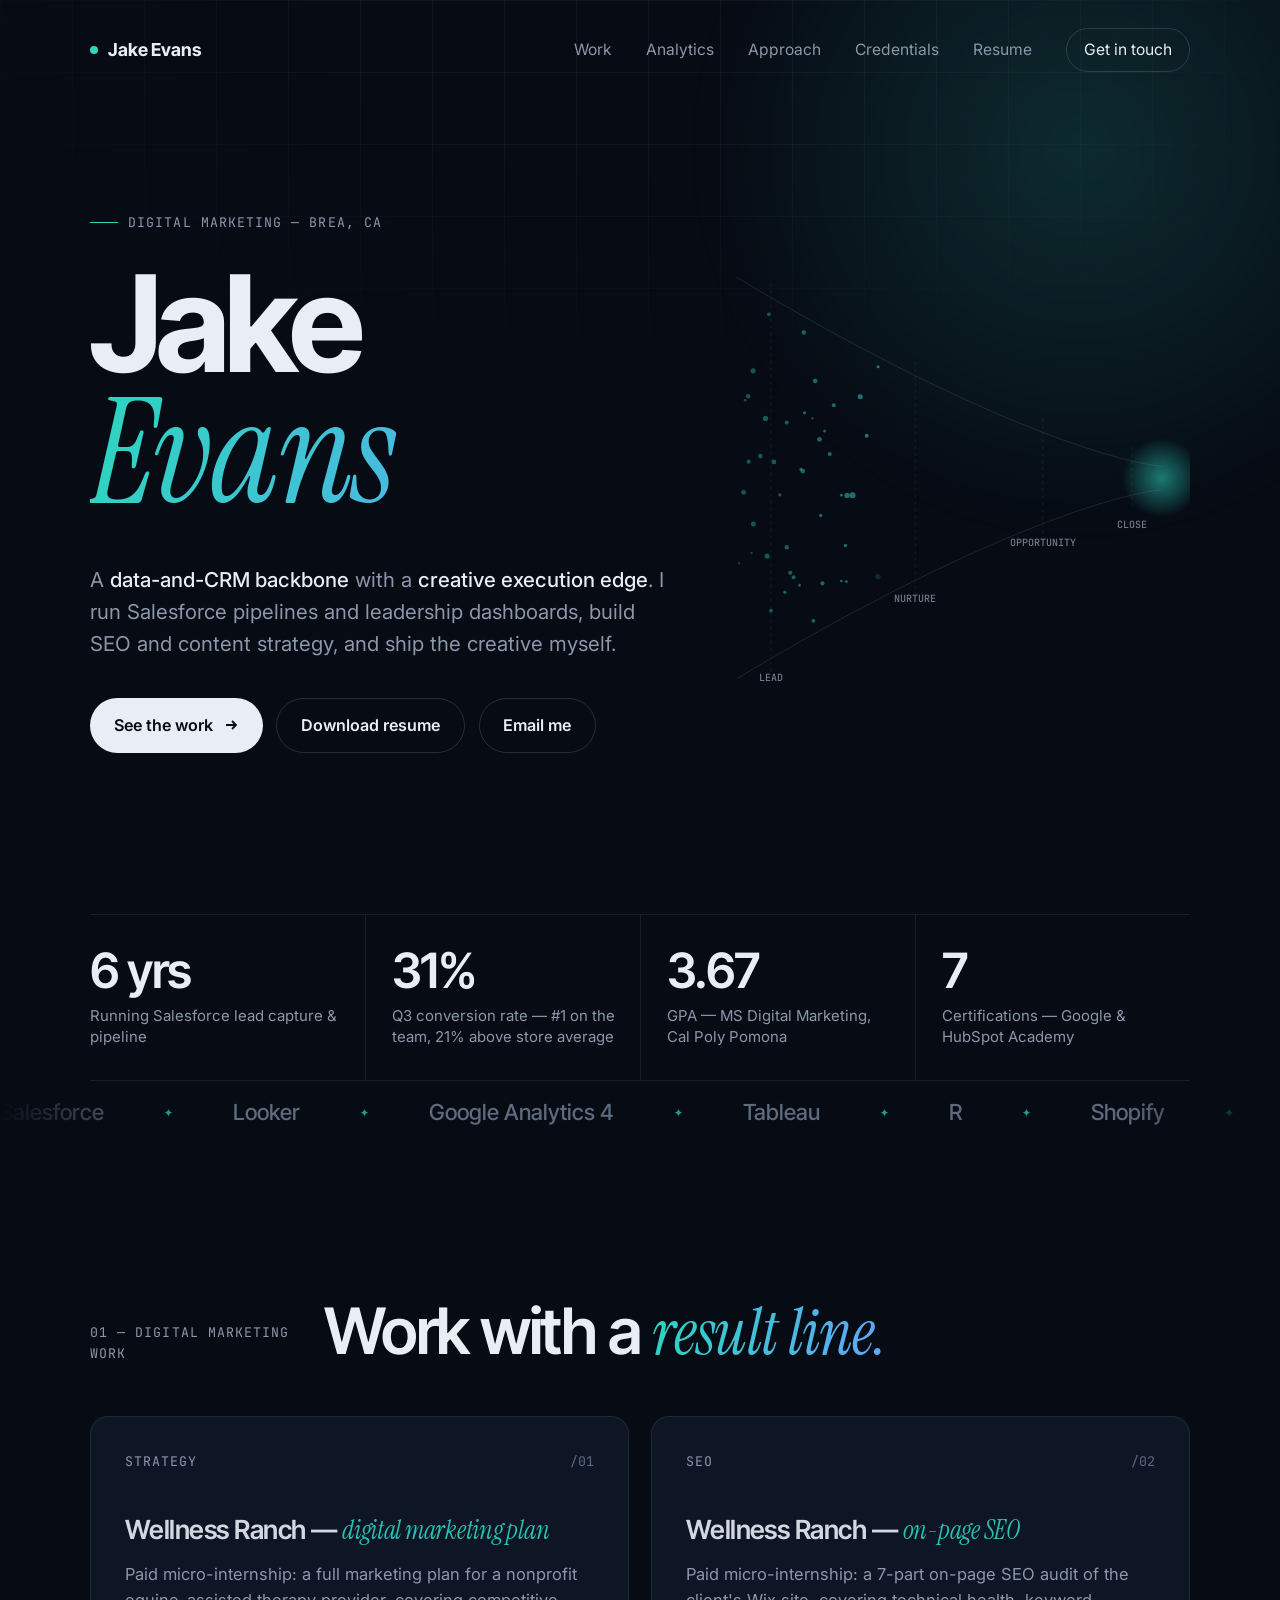
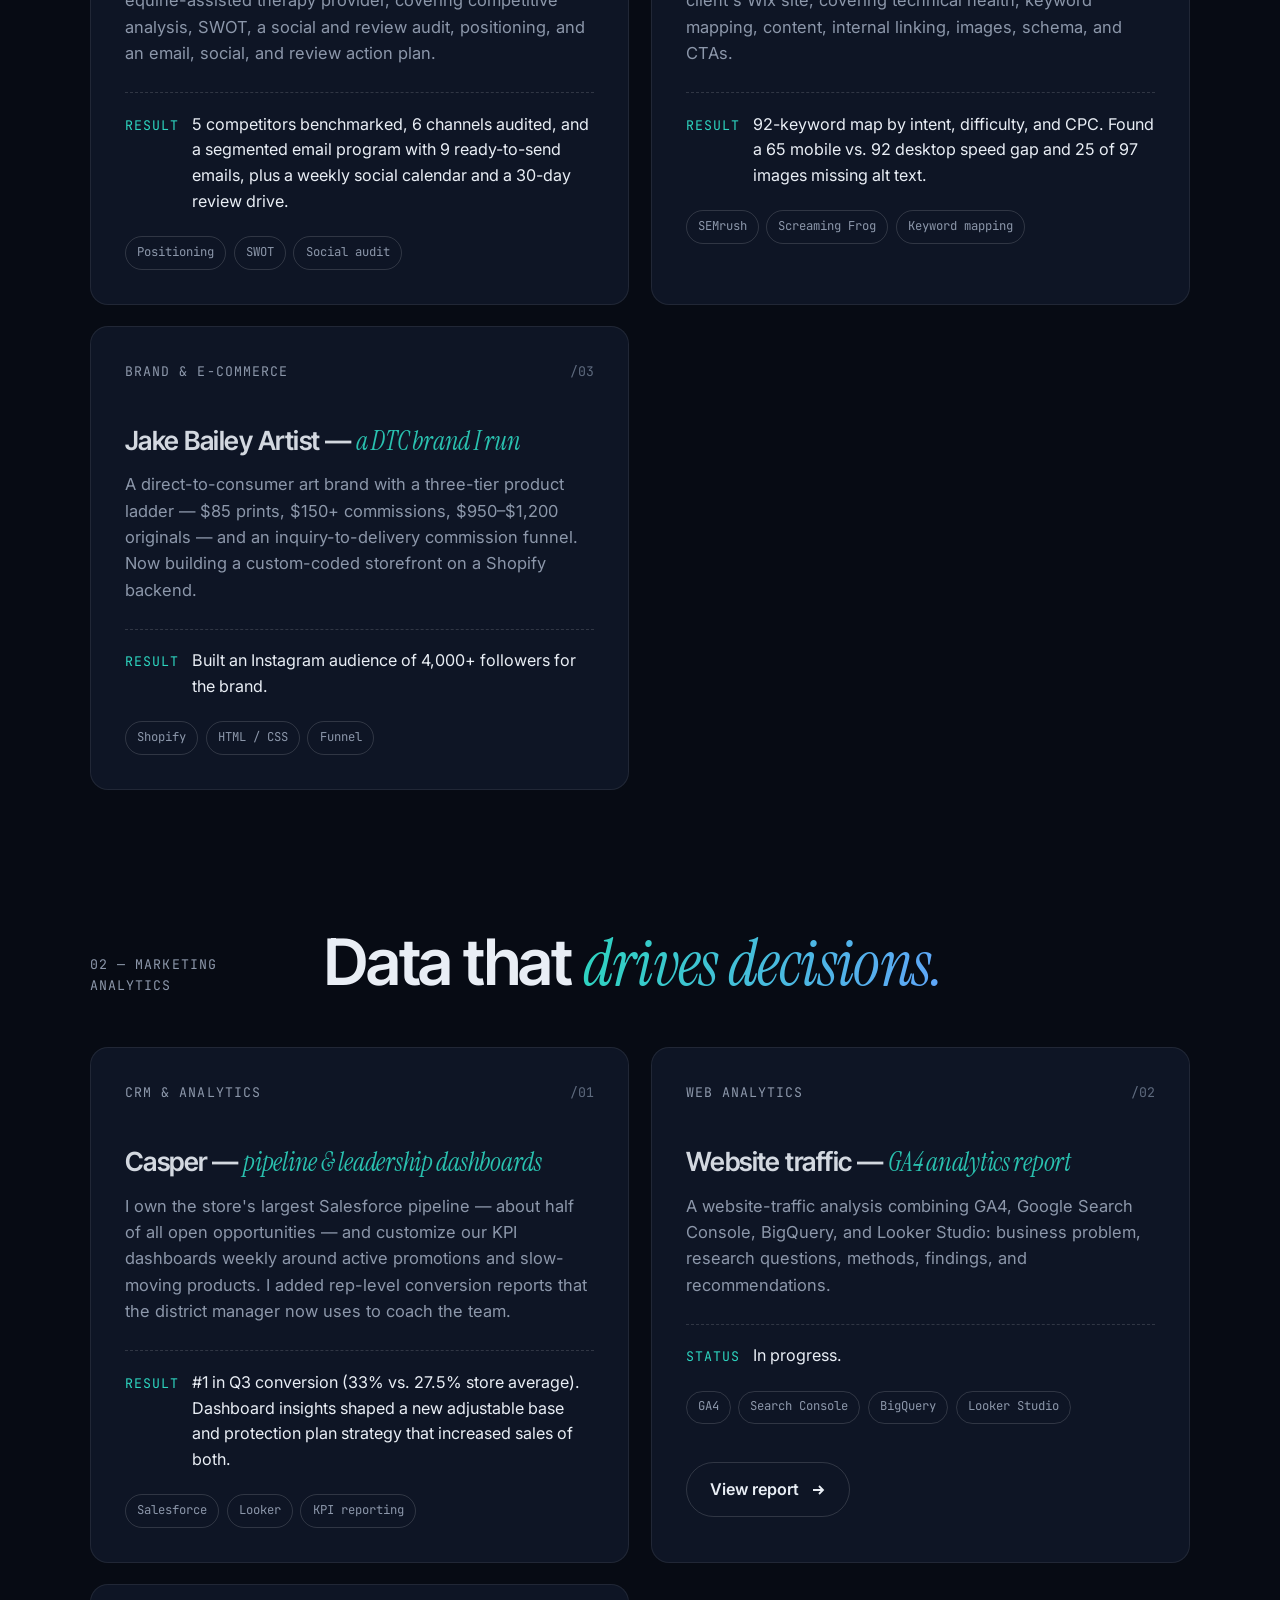
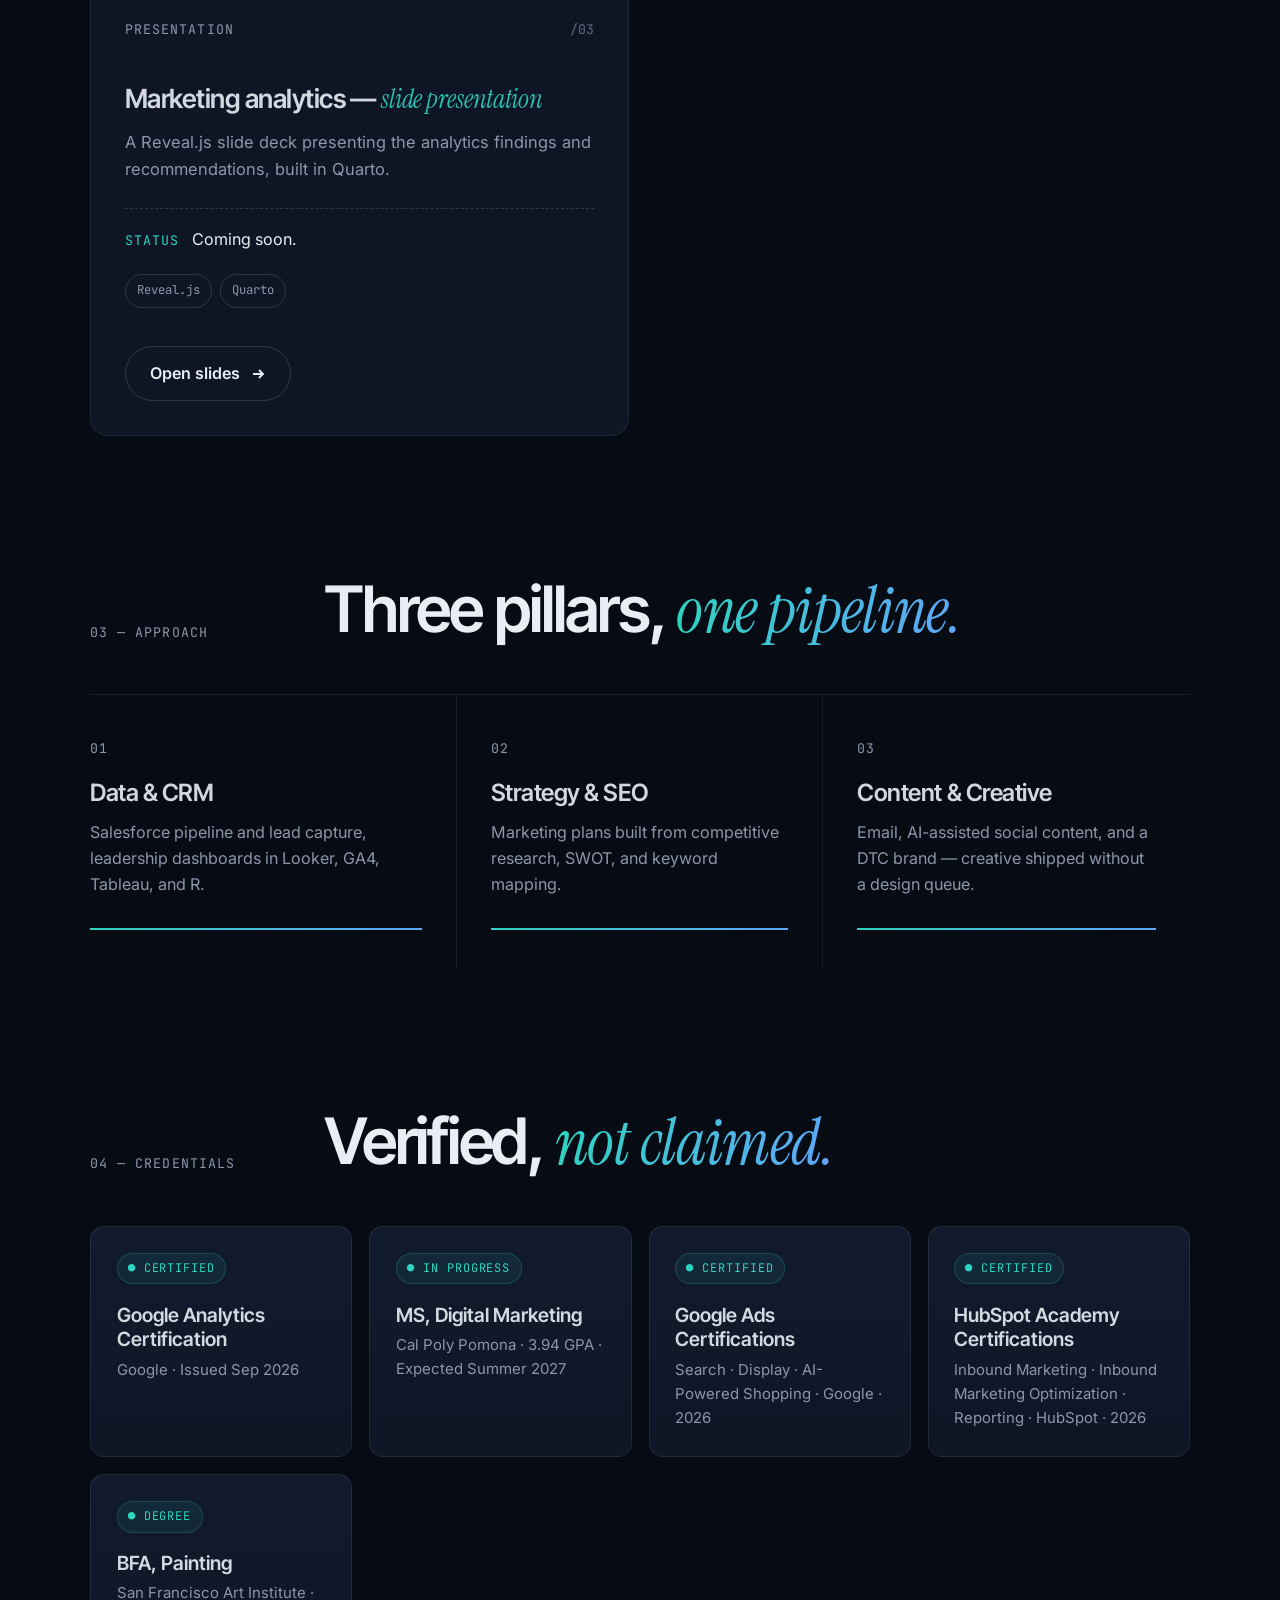
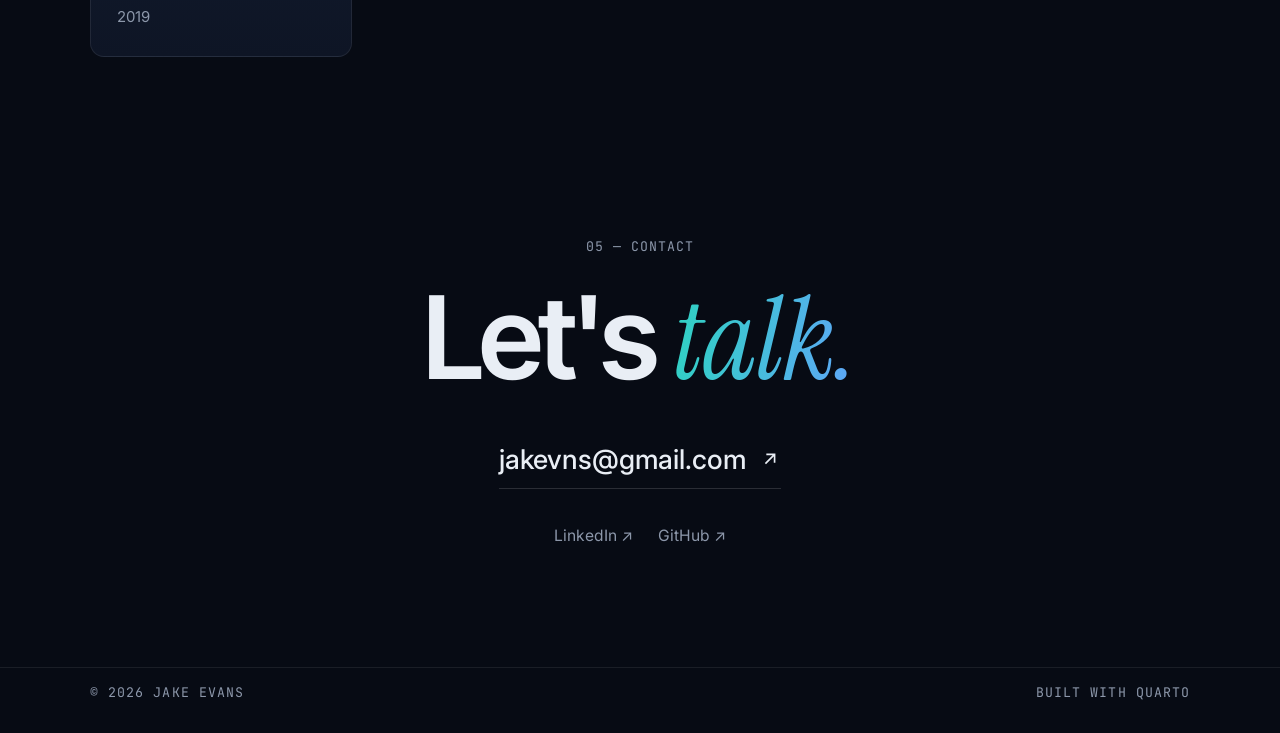
<file: docs/index.html>
<!DOCTYPE html>
<html xmlns="http://www.w3.org/1999/xhtml" lang="en" xml:lang="en"><head>

<meta charset="utf-8">
<meta name="generator" content="quarto-1.10.18">

<meta name="viewport" content="width=device-width, initial-scale=1.0, user-scalable=yes">

<meta name="description" content="Jake Evans — digital marketer working in CRM, analytics, SEO, and content strategy.">

<title>Digital Marketing Portfolio – Jake Evans</title>
<style>
/* Default styles provided by pandoc.
** See https://pandoc.org/MANUAL.html#variables-for-html for config info.
*/
span.smallcaps{font-variant: small-caps;}
div.columns{display: flex; gap: 1.5em;}
div.column{flex: auto;}
@media screen {
div.columns{gap: min(4vw, 1.5em);}
div.column{overflow-x: auto;}
}
div.hanging-indent{margin-left: 1.5em; text-indent: -1.5em;}
ul.task-list{list-style: none;}
ul.task-list li input[type="checkbox"] {
  width: 0.8em;
  margin: 0 0.8em 0.2em -1em; /* quarto-specific, see https://github.com/quarto-dev/quarto-cli/issues/4556 */ 
  vertical-align: middle;
}
</style>


<script src="site_libs/quarto-nav/quarto-nav.js"></script>
<script src="site_libs/clipboard/clipboard.min.js"></script>
<script src="site_libs/quarto-html/quarto.js" type="module"></script>
<script src="site_libs/quarto-html/tabsets/tabsets.js" type="module"></script>
<script src="site_libs/quarto-html/popper.min.js"></script>
<script src="site_libs/quarto-html/tippy.umd.min.js"></script>
<link href="site_libs/quarto-html/tippy.css" rel="stylesheet">
<link href="site_libs/quarto-html/quarto-syntax-highlighting-dark-bdb3b3494d1ea22fd317b6529d20d0a8.css" rel="stylesheet" id="quarto-text-highlighting-styles">
<script src="site_libs/bootstrap/bootstrap.min.js"></script>
<link href="site_libs/bootstrap/bootstrap-icons.css" rel="stylesheet">
<link href="site_libs/bootstrap/bootstrap-9c3cb30346b6054fe2fe55939da4d2db.min.css" rel="stylesheet" append-hash="true" id="quarto-bootstrap" data-mode="dark">
<script id="quarto-search-options" type="application/json">{
  "language": {
    "search-no-results-text": "No results",
    "search-matching-documents-text": "matching documents",
    "search-copy-link-title": "Copy link to search",
    "search-hide-matches-text": "Hide additional matches",
    "search-more-match-text": "more match in this document",
    "search-more-matches-text": "more matches in this document",
    "search-clear-button-title": "Clear",
    "search-text-placeholder": "",
    "search-detached-cancel-button-title": "Cancel",
    "search-submit-button-title": "Submit",
    "search-label": "Search"
  }
}</script>
<script async="" src="https://www.googletagmanager.com/gtag/js?id=G-YN67TFXLPY"></script>

<script type="text/javascript">

window.dataLayer = window.dataLayer || [];
function gtag(){dataLayer.push(arguments);}
gtag('js', new Date());
gtag('config', 'G-YN67TFXLPY', { 'anonymize_ip': true});
</script>
<script>document.documentElement.classList.add('js');</script>

<link rel="preconnect" href="https://fonts.googleapis.com">

<link rel="preconnect" href="https://fonts.gstatic.com" crossorigin="">



</head>

<body class="fullcontent quarto-light">

<div id="quarto-search-results"></div>
<!-- content -->
<div id="quarto-content" class="quarto-container page-layout-custom">
<!-- sidebar -->
<!-- margin-sidebar -->
<!-- main -->
<div class="bg-grid" aria-hidden="true"></div>

<div class="bg-glow" aria-hidden="true"></div>

<nav class="site-nav" id="site-nav" aria-label="Primary">

  <div class="wrap">

    <a href="./#top" class="brand"><span class="brand-dot" aria-hidden="true"></span>Jake Evans</a>

    <div class="nav-links">

      <a href="./#work">Work</a>

      <a href="./#analytics">Analytics</a>

      <a href="./#approach">Approach</a>

      <a href="./#credentials">Credentials</a>

      <a href="resume.html">Resume</a>

      <a href="./#contact" class="nav-cta">Get in touch</a>

    </div>

  </div>

</nav>





<header class="hero" id="top">
  <div class="wrap">
    <div class="hero-grid">
      <div>
        <div class="eyebrow mono reveal">Digital Marketing — Brea, CA</div>
        <h1 class="name reveal d1">Jake<span class="serif grad-text">Evans</span></h1>
        <p class="lede reveal d2">A <strong>data-and-CRM backbone</strong> with a <strong>creative execution edge</strong>. I run Salesforce pipelines and leadership dashboards, build SEO and content strategy, and ship the creative myself.</p>
        <div class="btns reveal d3">
          <a class="btn-pill btn-solid" href="#work">See the work
            <svg viewbox="0 0 16 16" fill="none" stroke="currentColor" stroke-width="1.8" aria-hidden="true"><path d="M3 8h10M9 4l4 4-4 4"></path></svg></a>
          <a class="btn-pill btn-outline" href="assets/resumes/JakeEvans-Resume-Master.pdf" download="JakeEvans-Resume-Master.pdf">Download resume</a>
          <a class="btn-pill btn-outline" href="mailto:jakevns@gmail.com">Email me</a>
        </div>
      </div>
      <div class="funnel-wrap reveal d2" aria-hidden="true">
        <canvas id="funnel"></canvas>
      </div>
    </div>
  </div>
</header>

<div class="wrap">
  <div class="stats reveal">
    <div class="stat"><div class="stat-num" data-count="6" data-suffix=" yrs">6 yrs</div><div class="stat-label">Running Salesforce lead capture &amp; pipeline</div></div>
    <div class="stat"><div class="stat-num" data-count="33" data-suffix="%">33%</div><div class="stat-label">Q3 conversion rate — #1 on the team, 21% above store average</div></div>
    <div class="stat"><div class="stat-num" data-count="3.94" data-decimals="2">3.94</div><div class="stat-label">GPA — MS Digital Marketing, Cal Poly Pomona</div></div>
    <div class="stat"><div class="stat-num" data-count="7">0</div><div class="stat-label">Certifications — Google &amp; HubSpot Academy</div></div>
  </div>
</div>

<div class="marquee" aria-label="Tools: Salesforce, Looker, Google Analytics 4, Tableau, R, Shopify, Excel and Sheets, Quarto, HTML and CSS, Adobe Creative Cloud">
  <div class="marquee-track" aria-hidden="true">
    <span class="marquee-item">Salesforce</span><span class="marquee-item">Looker</span><span class="marquee-item">Google Analytics 4</span><span class="marquee-item">Tableau</span><span class="marquee-item">R</span><span class="marquee-item">Shopify</span><span class="marquee-item">Excel &amp; Sheets</span><span class="marquee-item">Quarto</span><span class="marquee-item">HTML / CSS</span><span class="marquee-item">Adobe CC</span>
    <span class="marquee-item">Salesforce</span><span class="marquee-item">Looker</span><span class="marquee-item">Google Analytics 4</span><span class="marquee-item">Google Ads</span><span class="marquee-item">Tableau</span><span class="marquee-item">R</span><span class="marquee-item">Shopify</span><span class="marquee-item">Excel &amp; Sheets</span><span class="marquee-item">Quarto</span><span class="marquee-item">HTML / CSS</span><span class="marquee-item">Adobe CC</span>
  </div>
</div>

<section class="block" id="work">
  <div class="wrap">
    <div class="sec-head">
      <div class="mono reveal">01 — Digital marketing work</div>
      <div><h2 class="reveal d1">Work with a <span class="serif grad-text">result line.</span></h2></div>
    </div>
    <div class="work">
      <article class="work-card reveal">
        <div class="work-card-top"><span class="mono">Strategy</span><span class="work-card-idx">/01</span></div>
        <h3>Wellness Ranch — <span class="serif">digital marketing plan</span></h3>
        <p>Paid micro-internship: a full marketing plan for a nonprofit equine-assisted therapy provider, covering competitive analysis, SWOT, a social and review audit, positioning, and an email, social, and review action plan.</p>
        <div class="result"><span class="mono">Result</span><span>5 competitors benchmarked, 6 channels audited, and a segmented email program with 9 ready-to-send emails, plus a weekly social calendar and a 30-day review drive.</span></div>
        <div class="tags"><span class="tag">Positioning</span><span class="tag">SWOT</span><span class="tag">Social audit</span></div>
      </article>
      <article class="work-card reveal d1">
        <div class="work-card-top"><span class="mono">SEO</span><span class="work-card-idx">/02</span></div>
        <h3>Wellness Ranch — <span class="serif">on-page SEO</span></h3>
        <p>Paid micro-internship: a 7-part on-page SEO audit of the client's Wix site, covering technical health, keyword mapping, content, internal linking, images, schema, and CTAs.</p>
        <div class="result"><span class="mono">Result</span><span>92-keyword map by intent, difficulty, and CPC. Found a 65 mobile vs. 92 desktop speed gap and 25 of 97 images missing alt text.</span></div>
        <div class="tags"><span class="tag">SEMrush</span><span class="tag">Screaming Frog</span><span class="tag">Keyword mapping</span></div>
      </article>
           <article class="work-card reveal">
        <div class="work-card-top"><span class="mono">Brand &amp; E-commerce</span><span class="work-card-idx">/03</span></div>
        <h3>Jake Bailey Artist — <span class="serif">a DTC brand I run</span></h3>
        <p>A direct-to-consumer art brand with a three-tier product ladder — $85 prints, $150+ commissions, $950–$1,200 originals — and an inquiry-to-delivery commission funnel. Now building a custom-coded storefront on a Shopify backend.</p>
                <div class="result"><span class="mono">Result</span><span>Built an Instagram audience of 4,000+ followers for the brand.</span></div>
        <div class="tags"><span class="tag">Shopify</span><span class="tag">HTML / CSS</span><span class="tag">Funnel</span></div>
      </article>
    </div>
  </div>
</section>

<section class="block" id="analytics">
  <div class="wrap">
    <div class="sec-head">
      <div class="mono reveal">02 — Marketing analytics</div>
      <div><h2 class="reveal d1">Data that <span class="serif grad-text">drives decisions.</span></h2></div>
    </div>
    <div class="work">
      <article class="work-card reveal">
        <div class="work-card-top"><span class="mono">CRM &amp; Analytics</span><span class="work-card-idx">/01</span></div>
        <h3>Casper — <span class="serif">pipeline &amp; leadership dashboards</span></h3>
        <p>I own the store's largest Salesforce pipeline — about half of all open opportunities — and customize our KPI dashboards weekly around active promotions and slow-moving products. I added rep-level conversion reports that the district manager now uses to coach the team.</p>
        <div class="result"><span class="mono">Result</span><span>#1 in Q3 conversion (33% vs. 27.5% store average). Dashboard insights shaped a new adjustable base and protection plan strategy that increased sales of both.</span></div>
        <div class="tags"><span class="tag">Salesforce</span><span class="tag">Looker</span><span class="tag">KPI reporting</span></div>
      </article>
      <article class="work-card reveal d1">
        <div class="work-card-top"><span class="mono">Web Analytics</span><span class="work-card-idx">/02</span></div>
        <h3>Website traffic — <span class="serif">GA4 analytics report</span></h3>
        <p>A website-traffic analysis combining GA4, Google Search Console, BigQuery, and Looker Studio: business problem, research questions, methods, findings, and recommendations.</p>
        <div class="result"><span class="mono">Status</span><span>In progress.</span></div>
        <div class="tags"><span class="tag">GA4</span><span class="tag">Search Console</span><span class="tag">BigQuery</span><span class="tag">Looker Studio</span></div>
        <div class="btns"><a class="btn-pill btn-outline" href="ga4-report.html">View report
          <svg viewbox="0 0 16 16" fill="none" stroke="currentColor" stroke-width="1.8" aria-hidden="true"><path d="M3 8h10M9 4l4 4-4 4"></path></svg></a></div>
      </article>
      <article class="work-card reveal">
        <div class="work-card-top"><span class="mono">Presentation</span><span class="work-card-idx">/03</span></div>
        <h3>Marketing analytics — <span class="serif">slide presentation</span></h3>
        <p>A Reveal.js slide deck presenting the analytics findings and recommendations, built in Quarto.</p>
        <div class="result"><span class="mono">Status</span><span>Coming soon.</span></div>
        <div class="tags"><span class="tag">Reveal.js</span><span class="tag">Quarto</span></div>
        <div class="btns"><a class="btn-pill btn-outline" href="presentation.html">Open slides
          <svg viewbox="0 0 16 16" fill="none" stroke="currentColor" stroke-width="1.8" aria-hidden="true"><path d="M3 8h10M9 4l4 4-4 4"></path></svg></a></div>
      </article>
    </div>
  </div>
</section>

<section class="block" id="approach">
  <div class="wrap">
    <div class="sec-head">
      <div class="mono reveal">03 — Approach</div>
      <div><h2 class="reveal d1">Three pillars, <span class="serif grad-text">one pipeline.</span></h2></div>
    </div>
    <div class="pillars">
      <div class="pillar reveal"><span class="mono">01</span><h3>Data &amp; CRM</h3><p>Salesforce pipeline and lead capture, leadership dashboards in Looker, GA4, Tableau, and R.</p><div class="bar"><i></i></div></div>
      <div class="pillar reveal d1"><span class="mono">02</span><h3>Strategy &amp; SEO</h3><p>Marketing plans built from competitive research, SWOT, and keyword mapping.</p><div class="bar"><i></i></div></div>
      <div class="pillar reveal d2"><span class="mono">03</span><h3>Content &amp; Creative</h3><p>Email, AI-assisted social content, and a DTC brand — creative shipped without a design queue.</p><div class="bar"><i></i></div></div>
    </div>
  </div>
</section>

<section class="block" id="credentials">
  <div class="wrap">
    <div class="sec-head">
      <div class="mono reveal">04 — Credentials</div>
      <div><h2 class="reveal d1">Verified, <span class="serif grad-text">not claimed.</span></h2></div>
    </div>
    <div class="creds">
      <div class="cred reveal"><span class="cred-badge">● Certified</span><h3>Google Analytics Certification</h3><p>Google · Issued Sep 2026</p></div>
      <div class="cred reveal d1"><span class="cred-badge">● In progress</span><h3>MS, Digital Marketing</h3><p>Cal Poly Pomona · 3.94 GPA · Expected Summer 2027</p></div>
      <div class="cred reveal d2"><span class="cred-badge">● Certified</span><h3>Google Ads Certifications</h3><p>Search · Display · AI-Powered Shopping · Google · 2026</p></div>
      <div class="cred reveal d3"><span class="cred-badge">● Certified</span><h3>HubSpot Academy Certifications</h3><p>Inbound Marketing · Inbound Marketing Optimization · Reporting · HubSpot · 2026</p></div>
      <div class="cred reveal d3"><span class="cred-badge">● Degree</span><h3>BFA, Painting</h3><p>San Francisco Art Institute · 2019</p></div>
    </div>
  </div>
</section>

<section class="contact" id="contact">
  <div class="wrap">
    <div class="mono reveal">05 — Contact</div>
    <h2 class="reveal d1">Let's <span class="serif grad-text">talk.</span></h2>
    <a class="mail reveal d2" href="mailto:jakevns@gmail.com">jakevns@gmail.com
      <svg viewbox="0 0 24 24" fill="none" stroke="currentColor" stroke-width="1.8" aria-hidden="true"><path d="M7 17L17 7M8 7h9v9"></path></svg></a>
    <div class="socials reveal d3">
      <a href="https://www.linkedin.com/in/jakevns/" target="_blank" rel="noopener">LinkedIn ↗</a>
      <a href="https://github.com/jakevns" target="_blank" rel="noopener">GitHub ↗</a>
    </div>
  </div>
</section>




<footer class="site-footer">

  <div class="wrap">

    <span class="mono">© 2026 Jake Evans</span>

    <span class="mono">Built with Quarto</span>

  </div>

</footer>



<script>

(function () {

  var reduce = window.matchMedia('(prefers-reduced-motion: reduce)').matches;



  // Nav: glass background once the page scrolls

  var nav = document.getElementById('site-nav');

  if (nav) {

    var onScroll = function () { nav.classList.toggle('scrolled', window.scrollY > 20); };

    window.addEventListener('scroll', onScroll, { passive: true });

    onScroll();

  }



  // Count-up numbers (the final value is already in the HTML as a no-JS fallback)

  function runCount(el) {

    var end = parseFloat(el.dataset.count), dec = +(el.dataset.decimals || 0);

    var pre = el.dataset.prefix || '', suf = el.dataset.suffix || '';

    if (reduce) { el.textContent = pre + end.toFixed(dec) + suf; return; }

    var t0 = performance.now(), dur = 1600;

    (function tick(t) {

      var p = Math.min(1, (t - t0) / dur), e = 1 - Math.pow(1 - p, 3);

      el.textContent = pre + (end * e).toFixed(dec) + suf;

      if (p < 1) requestAnimationFrame(tick);

    })(t0);

  }



  // Scroll reveal

  var els = document.querySelectorAll('.reveal');

  if ('IntersectionObserver' in window) {

    var io = new IntersectionObserver(function (entries) {

      entries.forEach(function (e) {

        if (!e.isIntersecting) return;

        e.target.classList.add('in');

        e.target.querySelectorAll('[data-count]').forEach(runCount);

        io.unobserve(e.target);

      });

    }, { threshold: 0.15 });

    els.forEach(function (el) { io.observe(el); });

  } else {

    els.forEach(function (el) { el.classList.add('in'); });

  }



  // Card spotlight follows the cursor

  document.querySelectorAll('.work-card').forEach(function (c) {

    c.addEventListener('pointermove', function (e) {

      var r = c.getBoundingClientRect();

      c.style.setProperty('--mx', (e.clientX - r.left) + 'px');

      c.style.setProperty('--my', (e.clientY - r.top) + 'px');

    });

  });



  // Signature: pipeline funnel — leads enter wide, some drop at each stage,

  // closed deals flare at the end. Only runs on pages with <canvas id="funnel">.

  var cv = document.getElementById('funnel');

  if (!cv) return;

  var ctx = cv.getContext('2d'), W, H, parts = [], flares = [];

  var stages = [{ x: .08, l: 'LEAD' }, { x: .42, l: 'NURTURE' }, { x: .72, l: 'OPPORTUNITY' }, { x: .93, l: 'CLOSE' }];

  function size() {

    var dpr = Math.min(2, window.devicePixelRatio || 1), r = cv.getBoundingClientRect();

    W = r.width; H = r.height; cv.width = W * dpr; cv.height = H * dpr;

    ctx.setTransform(dpr, 0, 0, dpr, 0, 0);

  }

  window.addEventListener('resize', size); size();

  function halfW(p) { return H * (.40 * Math.pow(1 - p, 1.35) + .025); }

  function spawn() {

    parts.push({ p: 0, s: Math.random() * 2 - 1, sp: .0016 + Math.random() * .0018,

      r: 1 + Math.random() * 1.6, drop: Math.random() < .55 ? .25 + Math.random() * .6 : 2,

      a: 1, w: Math.random() * Math.PI * 2, fall: 0 });

  }

  function draw() {

    ctx.clearRect(0, 0, W, H);

    var cy = H * .5, x0 = W * .04, x1 = W * .94, i, q;

    ctx.lineWidth = 1; ctx.strokeStyle = 'rgba(255,255,255,.10)';

    [1, -1].forEach(function (sg) {

      ctx.beginPath();

      for (var k = 0; k <= 60; k++) {

        var p = k / 60, x = x0 + (x1 - x0) * p, y = cy + sg * halfW(p);

        k ? ctx.lineTo(x, y) : ctx.moveTo(x, y);

      }

      ctx.stroke();

    });

    ctx.font = '500 10px "JetBrains Mono", monospace'; ctx.textAlign = 'center';

    stages.forEach(function (st) {

      var x = x0 + (x1 - x0) * st.x, h = halfW(st.x);

      ctx.strokeStyle = 'rgba(255,255,255,.07)'; ctx.setLineDash([3, 4]);

      ctx.beginPath(); ctx.moveTo(x, cy - h - 14); ctx.lineTo(x, cy + h + 14); ctx.stroke();

      ctx.setLineDash([]);

      ctx.fillStyle = 'rgba(140,151,170,.8)';

      ctx.fillText(st.l, x, Math.min(H - 6, cy + Math.max(h, 28) + 22));

    });

    for (i = parts.length - 1; i >= 0; i--) {

      q = parts[i]; q.p += q.sp; q.w += .05;

      if (q.p > q.drop) { q.a -= .03; q.fall += .6; }

      var x = x0 + (x1 - x0) * q.p, y = cy + q.s * halfW(q.p) * .92 + Math.sin(q.w) * 2 + q.fall;

      if (q.a <= 0) { parts.splice(i, 1); continue; }

      if (q.p >= 1) { flares.push({ x: x, y: cy, r: 2, a: .9 }); parts.splice(i, 1); continue; }

      var t = q.p;

      ctx.fillStyle = 'rgba(' + Math.round(45 + 51 * t) + ',' + Math.round(212 - 47 * t) + ',' +

        Math.round(191 + 59 * t) + ',' + ((.35 + .6 * t) * q.a) + ')';

      ctx.beginPath(); ctx.arc(x, y, q.r * (1 + t * .6), 0, Math.PI * 2); ctx.fill();

    }

    var g = ctx.createRadialGradient(x1, cy, 0, x1, cy, 40);

    g.addColorStop(0, 'rgba(45,212,191,.55)'); g.addColorStop(1, 'rgba(45,212,191,0)');

    ctx.fillStyle = g; ctx.beginPath(); ctx.arc(x1, cy, 40, 0, Math.PI * 2); ctx.fill();

    for (i = flares.length - 1; i >= 0; i--) {

      var f = flares[i]; f.r += 1.1; f.a -= .02;

      if (f.a <= 0) { flares.splice(i, 1); continue; }

      ctx.strokeStyle = 'rgba(94,234,212,' + f.a + ')'; ctx.lineWidth = 1.2;

      ctx.beginPath(); ctx.arc(f.x, f.y, f.r, 0, Math.PI * 2); ctx.stroke();

    }

  }

  if (reduce) {

    for (var k = 0; k < 260; k++) { spawn(); var z = parts[parts.length - 1]; z.p = Math.random() * Math.min(z.drop, .98); }

    draw(); return;

  }

  var last = 0;

  (function loop(t) {

    if (t - last > 55) { spawn(); if (Math.random() < .5) spawn(); last = t; }

    draw(); requestAnimationFrame(loop);

  })(0);

})();

</script>

<script id="quarto-html-after-body" type="application/javascript">
  window.document.addEventListener("DOMContentLoaded", function (event) {
    const isCodeAnnotation = (el) => {
      for (const clz of el.classList) {
        if (clz.startsWith('code-annotation-')) {                     
          return true;
        }
      }
      return false;
    }
    const onCopySuccess = function(e) {
      // button target
      const button = e.trigger;
      // don't keep focus
      button.blur();
      // flash "checked"
      button.classList.add('code-copy-button-checked');
      var currentTitle = button.getAttribute("title");
      button.setAttribute("title", "Copied!");
      let tooltip;
      if (window.bootstrap) {
        button.setAttribute("data-bs-toggle", "tooltip");
        button.setAttribute("data-bs-placement", "left");
        button.setAttribute("data-bs-title", "Copied!");
        tooltip = new bootstrap.Tooltip(button, 
          { trigger: "manual", 
            customClass: "code-copy-button-tooltip",
            offset: [0, -8]});
        tooltip.show();    
      }
      setTimeout(function() {
        if (tooltip) {
          tooltip.hide();
          button.removeAttribute("data-bs-title");
          button.removeAttribute("data-bs-toggle");
          button.removeAttribute("data-bs-placement");
        }
        button.setAttribute("title", currentTitle);
        button.classList.remove('code-copy-button-checked');
      }, 1000);
      // clear code selection
      e.clearSelection();
    }
    const getTextToCopy = function(trigger) {
      const outerScaffold = trigger.parentElement.cloneNode(true);
      const codeEl = outerScaffold.querySelector('code');
      for (const childEl of codeEl.children) {
        if (isCodeAnnotation(childEl)) {
          childEl.remove();
        }
      }
      return codeEl.innerText;
    }
    const clipboard = new window.ClipboardJS('.code-copy-button:not([data-in-quarto-modal])', {
      text: getTextToCopy
    });
    clipboard.on('success', onCopySuccess);
    if (window.document.getElementById('quarto-embedded-source-code-modal')) {
      const clipboardModal = new window.ClipboardJS('.code-copy-button[data-in-quarto-modal]', {
        text: getTextToCopy,
        container: window.document.getElementById('quarto-embedded-source-code-modal')
      });
      clipboardModal.on('success', onCopySuccess);
    }
      var localhostRegex = new RegExp(/^(?:http|https):\/\/localhost\:?[0-9]*\//);
      var mailtoRegex = new RegExp(/^mailto:/);
        var filterRegex = new RegExp('/' + window.location.host + '/');
      var isInternal = (href) => {
          return filterRegex.test(href) || localhostRegex.test(href) || mailtoRegex.test(href);
      }
      // Inspect non-navigation links and adorn them if external
     var links = window.document.querySelectorAll('a[href]:not(.nav-link):not(.navbar-brand):not(.toc-action):not(.sidebar-link):not(.sidebar-item-toggle):not(.pagination-link):not(.no-external):not([aria-hidden]):not(.dropdown-item):not(.quarto-navigation-tool):not(.about-link)');
      for (var i=0; i<links.length; i++) {
        const link = links[i];
        if (!isInternal(link.href)) {
          // undo the damage that might have been done by quarto-nav.js in the case of
          // links that we want to consider external
          if (link.dataset.originalHref !== undefined) {
            link.href = link.dataset.originalHref;
          }
            // target, if specified
            link.setAttribute("target", "_blank");
            if (link.getAttribute("rel") === null) {
              link.setAttribute("rel", "noopener");
            }
        }
      }
    function tippyHover(el, contentFn, onTriggerFn, onUntriggerFn) {
      const config = {
        allowHTML: true,
        maxWidth: 500,
        delay: 100,
        arrow: false,
        appendTo: function(el) {
            return el.parentElement;
        },
        interactive: true,
        interactiveBorder: 10,
        theme: 'quarto',
        placement: 'bottom-start',
      };
      if (contentFn) {
        config.content = contentFn;
      }
      if (onTriggerFn) {
        config.onTrigger = onTriggerFn;
      }
      if (onUntriggerFn) {
        config.onUntrigger = onUntriggerFn;
      }
      window.tippy(el, config); 
    }
    const noterefs = window.document.querySelectorAll('a[role="doc-noteref"]');
    for (var i=0; i<noterefs.length; i++) {
      const ref = noterefs[i];
      tippyHover(ref, function() {
        // use id or data attribute instead here
        let href = ref.getAttribute('data-footnote-href') || ref.getAttribute('href');
        try { href = new URL(href).hash; } catch {}
        const id = href.replace(/^#\/?/, "");
        const note = window.document.getElementById(id);
        if (note) {
          return note.innerHTML;
        } else {
          return "";
        }
      });
    }
    const xrefs = window.document.querySelectorAll('a.quarto-xref');
    const processXRef = (id, note) => {
      // Strip column container classes
      const stripColumnClz = (el) => {
        el.classList.remove("page-full", "page-columns");
        if (el.children) {
          for (const child of el.children) {
            stripColumnClz(child);
          }
        }
      }
      stripColumnClz(note)
      if (id === null || id.startsWith('sec-')) {
        // Special case sections, only their first couple elements
        const container = document.createElement("div");
        if (note.children && note.children.length > 2) {
          container.appendChild(note.children[0].cloneNode(true));
          for (let i = 1; i < note.children.length; i++) {
            const child = note.children[i];
            if (child.tagName === "P" && child.innerText === "") {
              continue;
            } else {
              container.appendChild(child.cloneNode(true));
              break;
            }
          }
          if (window.Quarto?.typesetMath) {
            window.Quarto.typesetMath(container);
          }
          return container.innerHTML
        } else {
          if (window.Quarto?.typesetMath) {
            window.Quarto.typesetMath(note);
          }
          return note.innerHTML;
        }
      } else {
        // Remove any anchor links if they are present
        const anchorLink = note.querySelector('a.anchorjs-link');
        if (anchorLink) {
          anchorLink.remove();
        }
        if (window.Quarto?.typesetMath) {
          window.Quarto.typesetMath(note);
        }
        if (note.classList.contains("callout")) {
          return note.outerHTML;
        } else {
          return note.innerHTML;
        }
      }
    }
    for (var i=0; i<xrefs.length; i++) {
      const xref = xrefs[i];
      tippyHover(xref, undefined, function(instance) {
        instance.disable();
        let url = xref.getAttribute('href');
        let hash = undefined; 
        if (url.startsWith('#')) {
          hash = url;
        } else {
          try { hash = new URL(url).hash; } catch {}
        }
        if (hash) {
          const id = hash.replace(/^#\/?/, "");
          const note = window.document.getElementById(id);
          if (note !== null) {
            try {
              const html = processXRef(id, note.cloneNode(true));
              instance.setContent(html);
            } finally {
              instance.enable();
              instance.show();
            }
          } else {
            // See if we can fetch this
            fetch(url.split('#')[0])
            .then(res => res.text())
            .then(html => {
              const parser = new DOMParser();
              const htmlDoc = parser.parseFromString(html, "text/html");
              const note = htmlDoc.getElementById(id);
              if (note !== null) {
                const html = processXRef(id, note);
                instance.setContent(html);
              } 
            }).finally(() => {
              instance.enable();
              instance.show();
            });
          }
        } else {
          // See if we can fetch a full url (with no hash to target)
          // This is a special case and we should probably do some content thinning / targeting
          fetch(url)
          .then(res => res.text())
          .then(html => {
            const parser = new DOMParser();
            const htmlDoc = parser.parseFromString(html, "text/html");
            const note = htmlDoc.querySelector('main.content');
            if (note !== null) {
              // This should only happen for chapter cross references
              // (since there is no id in the URL)
              // remove the first header
              if (note.children.length > 0 && note.children[0].tagName === "HEADER") {
                note.children[0].remove();
              }
              const html = processXRef(null, note);
              instance.setContent(html);
            } 
          }).finally(() => {
            instance.enable();
            instance.show();
          });
        }
      }, function(instance) {
      });
    }
        let selectedAnnoteEl;
        const selectorForAnnotation = ( cell, annotation) => {
          let cellAttr = 'data-code-cell="' + cell + '"';
          let lineAttr = 'data-code-annotation="' +  annotation + '"';
          const selector = 'span[' + cellAttr + '][' + lineAttr + ']';
          return selector;
        }
        const selectCodeLines = (annoteEl) => {
          const doc = window.document;
          const targetCell = annoteEl.getAttribute("data-target-cell");
          const targetAnnotation = annoteEl.getAttribute("data-target-annotation");
          const annoteSpan = window.document.querySelector(selectorForAnnotation(targetCell, targetAnnotation));
          const lines = annoteSpan.getAttribute("data-code-lines").split(",");
          const lineIds = lines.map((line) => {
            return targetCell + "-" + line;
          })
          let top = null;
          let height = null;
          let parent = null;
          if (lineIds.length > 0) {
              //compute the position of the single el (top and bottom and make a div)
              const el = window.document.getElementById(lineIds[0]);
              top = el.offsetTop;
              height = el.offsetHeight;
              parent = el.parentElement.parentElement;
            if (lineIds.length > 1) {
              const lastEl = window.document.getElementById(lineIds[lineIds.length - 1]);
              const bottom = lastEl.offsetTop + lastEl.offsetHeight;
              height = bottom - top;
            }
            if (top !== null && height !== null && parent !== null) {
              // cook up a div (if necessary) and position it 
              let div = window.document.getElementById("code-annotation-line-highlight");
              if (div === null) {
                div = window.document.createElement("div");
                div.setAttribute("id", "code-annotation-line-highlight");
                div.style.position = 'absolute';
                parent.appendChild(div);
              }
              div.style.top = top - 2 + "px";
              div.style.height = height + 4 + "px";
              div.style.left = 0;
              let gutterDiv = window.document.getElementById("code-annotation-line-highlight-gutter");
              if (gutterDiv === null) {
                gutterDiv = window.document.createElement("div");
                gutterDiv.setAttribute("id", "code-annotation-line-highlight-gutter");
                gutterDiv.style.position = 'absolute';
                const codeCell = window.document.getElementById(targetCell);
                const gutter = codeCell.querySelector('.code-annotation-gutter');
                gutter.appendChild(gutterDiv);
              }
              gutterDiv.style.top = top - 2 + "px";
              gutterDiv.style.height = height + 4 + "px";
            }
            selectedAnnoteEl = annoteEl;
          }
        };
        const unselectCodeLines = () => {
          const elementsIds = ["code-annotation-line-highlight", "code-annotation-line-highlight-gutter"];
          elementsIds.forEach((elId) => {
            const div = window.document.getElementById(elId);
            if (div) {
              div.remove();
            }
          });
          selectedAnnoteEl = undefined;
        };
          // Handle positioning of the toggle
      window.addEventListener(
        "resize",
        throttle(() => {
          elRect = undefined;
          if (selectedAnnoteEl) {
            selectCodeLines(selectedAnnoteEl);
          }
        }, 10)
      );
      function throttle(fn, ms) {
      let throttle = false;
      let timer;
        return (...args) => {
          if(!throttle) { // first call gets through
              fn.apply(this, args);
              throttle = true;
          } else { // all the others get throttled
              if(timer) clearTimeout(timer); // cancel #2
              timer = setTimeout(() => {
                fn.apply(this, args);
                timer = throttle = false;
              }, ms);
          }
        };
      }
        // Attach click handler to the DT
        const annoteDls = window.document.querySelectorAll('dt[data-target-cell]');
        for (const annoteDlNode of annoteDls) {
          annoteDlNode.addEventListener('click', (event) => {
            const clickedEl = event.target;
            if (clickedEl !== selectedAnnoteEl) {
              unselectCodeLines();
              const activeEl = window.document.querySelector('dt[data-target-cell].code-annotation-active');
              if (activeEl) {
                activeEl.classList.remove('code-annotation-active');
              }
              selectCodeLines(clickedEl);
              clickedEl.classList.add('code-annotation-active');
            } else {
              // Unselect the line
              unselectCodeLines();
              clickedEl.classList.remove('code-annotation-active');
            }
          });
        }
    const findCites = (el) => {
      const parentEl = el.parentElement;
      if (parentEl) {
        const cites = parentEl.dataset.cites;
        if (cites) {
          return {
            el,
            cites: cites.split(' ')
          };
        } else {
          return findCites(el.parentElement)
        }
      } else {
        return undefined;
      }
    };
    var bibliorefs = window.document.querySelectorAll('a[role="doc-biblioref"]');
    for (var i=0; i<bibliorefs.length; i++) {
      const ref = bibliorefs[i];
      const citeInfo = findCites(ref);
      if (citeInfo) {
        tippyHover(citeInfo.el, function() {
          var popup = window.document.createElement('div');
          citeInfo.cites.forEach(function(cite) {
            var citeDiv = window.document.createElement('div');
            citeDiv.classList.add('hanging-indent');
            citeDiv.classList.add('csl-entry');
            var biblioDiv = window.document.getElementById('ref-' + cite);
            if (biblioDiv) {
              citeDiv.innerHTML = biblioDiv.innerHTML;
            }
            popup.appendChild(citeDiv);
          });
          return popup.innerHTML;
        });
      }
    }
  });
  </script>
</div> <!-- /content -->




</body></html>
</file>
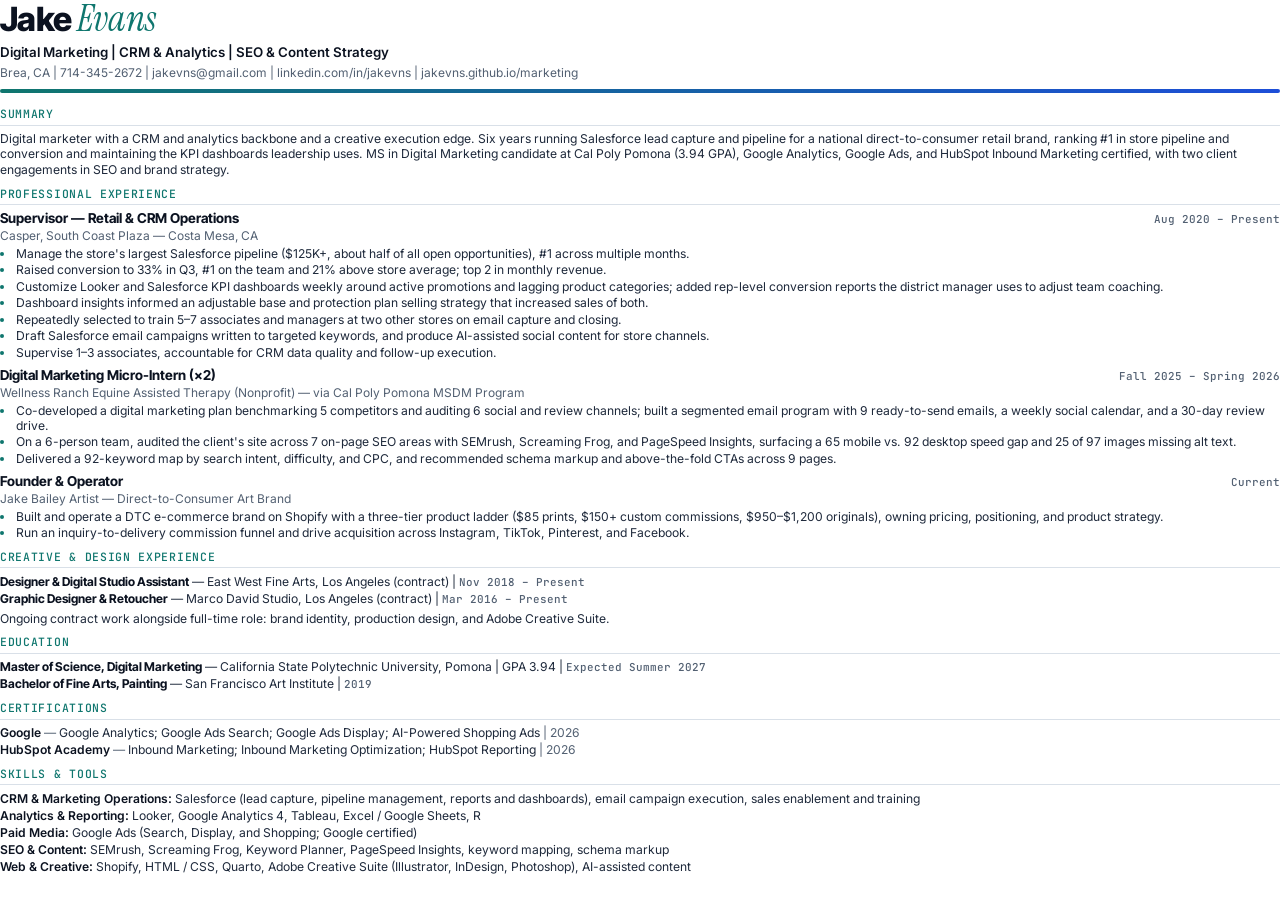
<file: _resumes/JakeEvans-Resume-Master.html>
<!DOCTYPE html>
<html lang="en">
<head>
<meta charset="utf-8">
<title>Jake Evans – Resume</title>
<meta name="author" content="Jake Evans">
<meta name="description" content="Resume of Jake Evans, digital marketer: CRM, analytics, SEO and content strategy.">
<style>
@font-face{font-family:"Inter";font-weight:400;font-style:normal;src:url([data-uri]) format("woff2");}
@font-face{font-family:"Inter";font-weight:600;font-style:normal;src:url([data-uri]) format("woff2");}
@font-face{font-family:"Inter";font-weight:700;font-style:normal;src:url([data-uri]) format("woff2");}
@font-face{font-family:"Inter Tight";font-weight:700;font-style:normal;src:url([data-uri]) format("woff2");}
@font-face{font-family:"Inter Tight";font-weight:800;font-style:normal;src:url([data-uri]) format("woff2");}
@font-face{font-family:"JetBrains Mono";font-weight:500;font-style:normal;src:url([data-uri]) format("woff2");}
@font-face{font-family:"Instrument Serif";font-weight:400;font-style:italic;src:url([data-uri]) format("woff2");}
:root{
  --ink:#0B1220;
  --body:#1E293B;
  --muted:#526072;
  --rule:#D9E0E8;
  --teal:#0F766E;
  --blue:#1D4ED8;
}
@page{ size: Letter; margin: 0.4in 0.5in; }
*{ box-sizing:border-box; margin:0; padding:0; }
html,body{ background:#fff; }
body{
  font-family:"Inter", Arial, sans-serif;
  font-size:9.1pt; line-height:1.27; color:var(--body);
  -webkit-print-color-adjust:exact; print-color-adjust:exact;
}

/* ---------- Header ---------- */
header{ padding-bottom:4pt; }
h1{
  font-family:"Inter Tight", Arial, sans-serif;
  font-weight:800; font-size:25pt; line-height:1; letter-spacing:-0.02em; color:var(--ink);
}
h1 .serif{
  font-family:"Instrument Serif", Georgia, serif; font-style:italic; font-weight:400;
  letter-spacing:0; color:var(--teal); font-size:1.12em;
}
.tagline{ margin-top:5pt; font-weight:600; font-size:10pt; color:var(--ink); }
.contact{ margin-top:3pt; color:var(--muted); font-size:9pt; }
.contact a{ color:var(--muted); text-decoration:none; }
.bar{ height:2.5pt; margin-top:7pt; border-radius:2pt;
  background:linear-gradient(90deg,var(--teal),var(--blue)); }

/* ---------- Sections ---------- */
section{ margin-top:7pt; }
h2{
  font-family:"JetBrains Mono", "Courier New", monospace;
  font-weight:500; font-size:8.6pt; letter-spacing:0.06em; text-transform:uppercase;
  color:var(--teal); padding-bottom:2pt; margin-bottom:4pt;
  border-bottom:0.75pt solid var(--rule);
}
p{ margin:0; }

.job{ margin-bottom:5pt; }
.job:last-child{ margin-bottom:0; }
.row{ display:flex; justify-content:space-between; align-items:baseline; gap:12pt; }
h3{
  font-family:"Inter Tight", Arial, sans-serif;
  font-weight:700; font-size:10.2pt; color:var(--ink);
}
.dates{ font-family:"JetBrains Mono", "Courier New", monospace; font-size:8.2pt; color:var(--muted); white-space:nowrap; }
.org{ color:var(--muted); font-size:9pt; margin-top:0.5pt; }

ul{ margin-top:2pt; padding-left:11pt; }
li{ margin-bottom:0.8pt; padding-left:1pt; }
li::marker{ color:var(--teal); }

.compact .job{ margin-bottom:1pt; }
.compact strong{ font-family:"Inter Tight", Arial, sans-serif; font-weight:700; color:var(--ink); }
.note{ margin-top:3pt; color:var(--body); }

.skills p{ margin-bottom:1.2pt; }
.skills strong, .certs strong{ color:var(--ink); font-weight:600; }
.certs p{ margin-bottom:1.6pt; }
.certs .issuer{ color:var(--muted); }
</style>
</head>
<body>

<header>
  <h1>Jake <span class="serif">Evans</span></h1>
  <p class="tagline">Digital Marketing | CRM &amp; Analytics | SEO &amp; Content Strategy</p>
  <p class="contact">Brea, CA | 714-345-2672 | <a href="mailto:jakevns@gmail.com">jakevns@gmail.com</a> | <a href="https://www.linkedin.com/in/jakevns/">linkedin.com/in/jakevns</a> | <a href="https://jakevns.github.io/marketing/">jakevns.github.io/marketing</a></p>
  <div class="bar" aria-hidden="true"></div>
</header>

<section>
  <h2>Summary</h2>
  <p>Digital marketer with a CRM and analytics backbone and a creative execution edge. Six years running Salesforce lead capture and pipeline for a national direct-to-consumer retail brand, ranking #1 in store pipeline and conversion and maintaining the KPI dashboards leadership uses. MS in Digital Marketing candidate at Cal Poly Pomona (3.94 GPA), Google Analytics, Google Ads, and HubSpot Inbound Marketing certified, with two client engagements in SEO and brand strategy.</p>
</section>

<section>
  <h2>Professional Experience</h2>

  <div class="job">
    <div class="row"><h3>Supervisor — Retail &amp; CRM Operations</h3><span class="dates">Aug 2020 – Present</span></div>
    <p class="org">Casper, South Coast Plaza — Costa Mesa, CA</p>
    <ul>
      <li>Manage the store's largest Salesforce pipeline ($125K+, about half of all open opportunities), #1 across multiple months.</li>
      <li>Raised conversion to 33% in Q3, #1 on the team and 21% above store average; top 2 in monthly revenue.</li>
      <li>Customize Looker and Salesforce KPI dashboards weekly around active promotions and lagging product categories; added rep-level conversion reports the district manager uses to adjust team coaching.</li>
      <li>Dashboard insights informed an adjustable base and protection plan selling strategy that increased sales of both.</li>
      <li>Repeatedly selected to train 5–7 associates and managers at two other stores on email capture and closing.</li>
      <li>Draft Salesforce email campaigns written to targeted keywords, and produce AI-assisted social content for store channels.</li>
      <li>Supervise 1–3 associates, accountable for CRM data quality and follow-up execution.</li>
    </ul>
  </div>

  <div class="job">
    <div class="row"><h3>Digital Marketing Micro-Intern (×2)</h3><span class="dates">Fall 2025 – Spring 2026</span></div>
    <p class="org">Wellness Ranch Equine Assisted Therapy (Nonprofit) — via Cal Poly Pomona MSDM Program</p>
    <ul>
      <li>Co-developed a digital marketing plan benchmarking 5 competitors and auditing 6 social and review channels; built a segmented email program with 9 ready-to-send emails, a weekly social calendar, and a 30-day review drive.</li>
      <li>On a 6-person team, audited the client's site across 7 on-page SEO areas with SEMrush, Screaming Frog, and PageSpeed Insights, surfacing a 65 mobile vs. 92 desktop speed gap and 25 of 97 images missing alt text.</li>
      <li>Delivered a 92-keyword map by search intent, difficulty, and CPC, and recommended schema markup and above-the-fold CTAs across 9 pages.</li>
    </ul>
  </div>

  <div class="job">
    <div class="row"><h3>Founder &amp; Operator</h3><span class="dates">Current</span></div>
    <p class="org">Jake Bailey Artist — Direct-to-Consumer Art Brand</p>
    <ul>
      <li>Built and operate a DTC e-commerce brand on Shopify with a three-tier product ladder ($85 prints, $150+ custom commissions, $950–$1,200 originals), owning pricing, positioning, and product strategy.</li>
      <li>Run an inquiry-to-delivery commission funnel and drive acquisition across Instagram, TikTok, Pinterest, and Facebook.</li>
    </ul>
  </div>
</section>

<section class="compact">
  <h2>Creative &amp; Design Experience</h2>
  <div class="job">
    <p><strong>Designer &amp; Digital Studio Assistant</strong> — East West Fine Arts, Los Angeles (contract) | <span class="dates">Nov 2018 – Present</span></p>
  </div>
  <div class="job">
    <p><strong>Graphic Designer &amp; Retoucher</strong> — Marco David Studio, Los Angeles (contract) | <span class="dates">Mar 2016 – Present</span></p>
  </div>
  <p class="note">Ongoing contract work alongside full-time role: brand identity, production design, and Adobe Creative Suite.</p>
</section>

<section class="compact">
  <h2>Education</h2>
  <div class="job">
    <p><strong>Master of Science, Digital Marketing</strong> — California State Polytechnic University, Pomona | GPA 3.94 | <span class="dates">Expected Summer 2027</span></p>
  </div>
  <div class="job">
    <p><strong>Bachelor of Fine Arts, Painting</strong> — San Francisco Art Institute | <span class="dates">2019</span></p>
  </div>
</section>

<section class="certs">
  <h2>Certifications</h2>
  <p><strong>Google</strong> <span class="issuer">—</span> Google Analytics; Google Ads Search; Google Ads Display; AI-Powered Shopping Ads <span class="issuer">| 2026</span></p>
  <p><strong>HubSpot Academy</strong> <span class="issuer">—</span> Inbound Marketing; Inbound Marketing Optimization; HubSpot Reporting <span class="issuer">| 2026</span></p>
</section>

<section class="skills">
  <h2>Skills &amp; Tools</h2>
  <p><strong>CRM &amp; Marketing Operations:</strong> Salesforce (lead capture, pipeline management, reports and dashboards), email campaign execution, sales enablement and training</p>
  <p><strong>Analytics &amp; Reporting:</strong> Looker, Google Analytics 4, Tableau, Excel / Google Sheets, R</p>
  <p><strong>Paid Media:</strong> Google Ads (Search, Display, and Shopping; Google certified)</p>
  <p><strong>SEO &amp; Content:</strong> SEMrush, Screaming Frog, Keyword Planner, PageSpeed Insights, keyword mapping, schema markup</p>
  <p><strong>Web &amp; Creative:</strong> Shopify, HTML / CSS, Quarto, Adobe Creative Suite (Illustrator, InDesign, Photoshop), AI-assisted content</p>
</section>

</body>
</html>
</file>
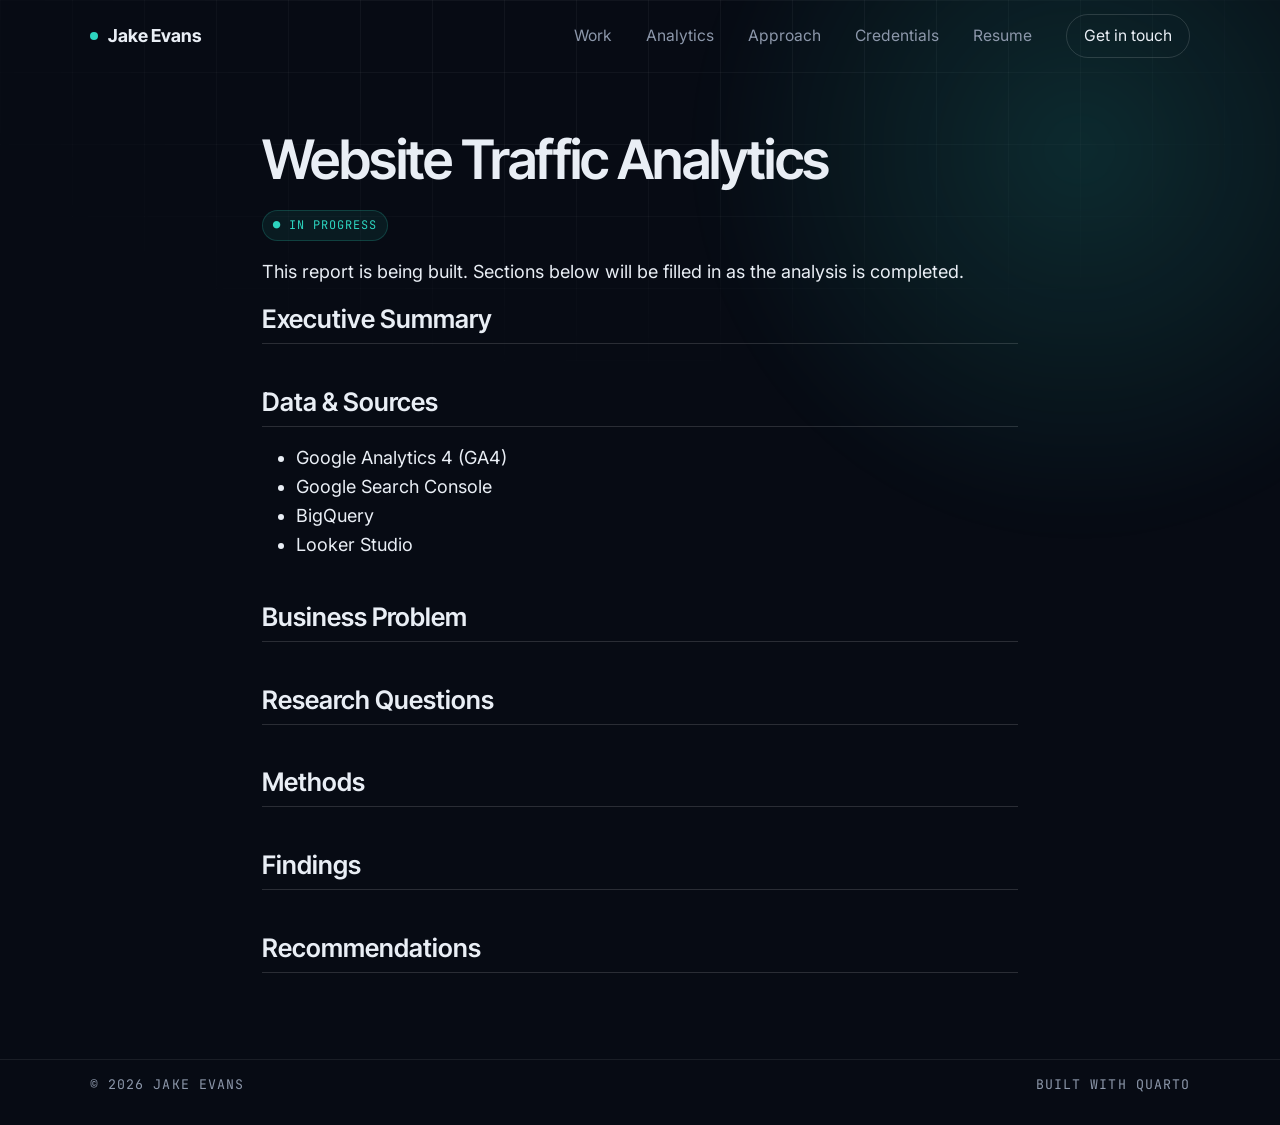
<file: docs/ga4-report.html>
<!DOCTYPE html>
<html xmlns="http://www.w3.org/1999/xhtml" lang="en" xml:lang="en"><head>

<meta charset="utf-8">
<meta name="generator" content="quarto-1.10.18">

<meta name="viewport" content="width=device-width, initial-scale=1.0, user-scalable=yes">

<meta name="description" content="GA4 website-traffic analysis report — in progress.">

<title>Website Traffic Analytics – Jake Evans</title>
<style>
/* Default styles provided by pandoc.
** See https://pandoc.org/MANUAL.html#variables-for-html for config info.
*/
span.smallcaps{font-variant: small-caps;}
div.columns{display: flex; gap: 1.5em;}
div.column{flex: auto;}
@media screen {
div.columns{gap: min(4vw, 1.5em);}
div.column{overflow-x: auto;}
}
div.hanging-indent{margin-left: 1.5em; text-indent: -1.5em;}
ul.task-list{list-style: none;}
ul.task-list li input[type="checkbox"] {
  width: 0.8em;
  margin: 0 0.8em 0.2em -1em; /* quarto-specific, see https://github.com/quarto-dev/quarto-cli/issues/4556 */ 
  vertical-align: middle;
}
</style>


<script src="site_libs/quarto-nav/quarto-nav.js"></script>
<script src="site_libs/clipboard/clipboard.min.js"></script>
<script src="site_libs/quarto-html/quarto.js" type="module"></script>
<script src="site_libs/quarto-html/tabsets/tabsets.js" type="module"></script>
<script src="site_libs/quarto-html/popper.min.js"></script>
<script src="site_libs/quarto-html/tippy.umd.min.js"></script>
<link href="site_libs/quarto-html/tippy.css" rel="stylesheet">
<link href="site_libs/quarto-html/quarto-syntax-highlighting-dark-bdb3b3494d1ea22fd317b6529d20d0a8.css" rel="stylesheet" id="quarto-text-highlighting-styles">
<script src="site_libs/bootstrap/bootstrap.min.js"></script>
<link href="site_libs/bootstrap/bootstrap-icons.css" rel="stylesheet">
<link href="site_libs/bootstrap/bootstrap-9c3cb30346b6054fe2fe55939da4d2db.min.css" rel="stylesheet" append-hash="true" id="quarto-bootstrap" data-mode="dark">
<script id="quarto-search-options" type="application/json">{
  "language": {
    "search-no-results-text": "No results",
    "search-matching-documents-text": "matching documents",
    "search-copy-link-title": "Copy link to search",
    "search-hide-matches-text": "Hide additional matches",
    "search-more-match-text": "more match in this document",
    "search-more-matches-text": "more matches in this document",
    "search-clear-button-title": "Clear",
    "search-text-placeholder": "",
    "search-detached-cancel-button-title": "Cancel",
    "search-submit-button-title": "Submit",
    "search-label": "Search"
  }
}</script>
<script async="" src="https://www.googletagmanager.com/gtag/js?id=G-YN67TFXLPY"></script>

<script type="text/javascript">

window.dataLayer = window.dataLayer || [];
function gtag(){dataLayer.push(arguments);}
gtag('js', new Date());
gtag('config', 'G-YN67TFXLPY', { 'anonymize_ip': true});
</script>
<script>document.documentElement.classList.add('js');</script>

<link rel="preconnect" href="https://fonts.googleapis.com">

<link rel="preconnect" href="https://fonts.gstatic.com" crossorigin="">



</head>

<body class="fullcontent quarto-light">

<div id="quarto-search-results"></div>
<!-- content -->
<div id="quarto-content" class="quarto-container page-columns page-rows-contents page-layout-article">
<!-- sidebar -->
<!-- margin-sidebar -->
    
<!-- main -->
<main class="content" id="quarto-document-content">
<div class="bg-grid" aria-hidden="true"></div>

<div class="bg-glow" aria-hidden="true"></div>

<nav class="site-nav" id="site-nav" aria-label="Primary">

  <div class="wrap">

    <a href="./#top" class="brand"><span class="brand-dot" aria-hidden="true"></span>Jake Evans</a>

    <div class="nav-links">

      <a href="./#work">Work</a>

      <a href="./#analytics">Analytics</a>

      <a href="./#approach">Approach</a>

      <a href="./#credentials">Credentials</a>

      <a href="resume.html">Resume</a>

      <a href="./#contact" class="nav-cta">Get in touch</a>

    </div>

  </div>

</nav>


<header id="title-block-header" class="quarto-title-block default">
<div class="quarto-title">
<h1 class="title">Website Traffic Analytics</h1>
</div>

<div>
  <div class="description">
    GA4 website-traffic analysis report — in progress.
  </div>
</div>


<div class="quarto-title-meta">

    
  
    
  </div>
  


</header>


<p><span class="cred-badge">● In progress</span></p>
<p>This report is being built. Sections below will be filled in as the analysis is completed.</p>
<section id="executive-summary" class="level2">
<h2 data-anchor-id="executive-summary">Executive Summary</h2>
</section>
<section id="data-sources" class="level2">
<h2 data-anchor-id="data-sources">Data &amp; Sources</h2>
<ul>
<li>Google Analytics 4 (GA4)</li>
<li>Google Search Console</li>
<li>BigQuery</li>
<li>Looker Studio</li>
</ul>
</section>
<section id="business-problem" class="level2">
<h2 data-anchor-id="business-problem">Business Problem</h2>
</section>
<section id="research-questions" class="level2">
<h2 data-anchor-id="research-questions">Research Questions</h2>
</section>
<section id="methods" class="level2">
<h2 data-anchor-id="methods">Methods</h2>
</section>
<section id="findings" class="level2">
<h2 data-anchor-id="findings">Findings</h2>
</section>
<section id="recommendations" class="level2">
<h2 data-anchor-id="recommendations">Recommendations</h2>


</section>

</main> <!-- /main -->
<footer class="site-footer">

  <div class="wrap">

    <span class="mono">© 2026 Jake Evans</span>

    <span class="mono">Built with Quarto</span>

  </div>

</footer>



<script>

(function () {

  var reduce = window.matchMedia('(prefers-reduced-motion: reduce)').matches;



  // Nav: glass background once the page scrolls

  var nav = document.getElementById('site-nav');

  if (nav) {

    var onScroll = function () { nav.classList.toggle('scrolled', window.scrollY > 20); };

    window.addEventListener('scroll', onScroll, { passive: true });

    onScroll();

  }



  // Count-up numbers (the final value is already in the HTML as a no-JS fallback)

  function runCount(el) {

    var end = parseFloat(el.dataset.count), dec = +(el.dataset.decimals || 0);

    var pre = el.dataset.prefix || '', suf = el.dataset.suffix || '';

    if (reduce) { el.textContent = pre + end.toFixed(dec) + suf; return; }

    var t0 = performance.now(), dur = 1600;

    (function tick(t) {

      var p = Math.min(1, (t - t0) / dur), e = 1 - Math.pow(1 - p, 3);

      el.textContent = pre + (end * e).toFixed(dec) + suf;

      if (p < 1) requestAnimationFrame(tick);

    })(t0);

  }



  // Scroll reveal

  var els = document.querySelectorAll('.reveal');

  if ('IntersectionObserver' in window) {

    var io = new IntersectionObserver(function (entries) {

      entries.forEach(function (e) {

        if (!e.isIntersecting) return;

        e.target.classList.add('in');

        e.target.querySelectorAll('[data-count]').forEach(runCount);

        io.unobserve(e.target);

      });

    }, { threshold: 0.15 });

    els.forEach(function (el) { io.observe(el); });

  } else {

    els.forEach(function (el) { el.classList.add('in'); });

  }



  // Card spotlight follows the cursor

  document.querySelectorAll('.work-card').forEach(function (c) {

    c.addEventListener('pointermove', function (e) {

      var r = c.getBoundingClientRect();

      c.style.setProperty('--mx', (e.clientX - r.left) + 'px');

      c.style.setProperty('--my', (e.clientY - r.top) + 'px');

    });

  });



  // Signature: pipeline funnel — leads enter wide, some drop at each stage,

  // closed deals flare at the end. Only runs on pages with <canvas id="funnel">.

  var cv = document.getElementById('funnel');

  if (!cv) return;

  var ctx = cv.getContext('2d'), W, H, parts = [], flares = [];

  var stages = [{ x: .08, l: 'LEAD' }, { x: .42, l: 'NURTURE' }, { x: .72, l: 'OPPORTUNITY' }, { x: .93, l: 'CLOSE' }];

  function size() {

    var dpr = Math.min(2, window.devicePixelRatio || 1), r = cv.getBoundingClientRect();

    W = r.width; H = r.height; cv.width = W * dpr; cv.height = H * dpr;

    ctx.setTransform(dpr, 0, 0, dpr, 0, 0);

  }

  window.addEventListener('resize', size); size();

  function halfW(p) { return H * (.40 * Math.pow(1 - p, 1.35) + .025); }

  function spawn() {

    parts.push({ p: 0, s: Math.random() * 2 - 1, sp: .0016 + Math.random() * .0018,

      r: 1 + Math.random() * 1.6, drop: Math.random() < .55 ? .25 + Math.random() * .6 : 2,

      a: 1, w: Math.random() * Math.PI * 2, fall: 0 });

  }

  function draw() {

    ctx.clearRect(0, 0, W, H);

    var cy = H * .5, x0 = W * .04, x1 = W * .94, i, q;

    ctx.lineWidth = 1; ctx.strokeStyle = 'rgba(255,255,255,.10)';

    [1, -1].forEach(function (sg) {

      ctx.beginPath();

      for (var k = 0; k <= 60; k++) {

        var p = k / 60, x = x0 + (x1 - x0) * p, y = cy + sg * halfW(p);

        k ? ctx.lineTo(x, y) : ctx.moveTo(x, y);

      }

      ctx.stroke();

    });

    ctx.font = '500 10px "JetBrains Mono", monospace'; ctx.textAlign = 'center';

    stages.forEach(function (st) {

      var x = x0 + (x1 - x0) * st.x, h = halfW(st.x);

      ctx.strokeStyle = 'rgba(255,255,255,.07)'; ctx.setLineDash([3, 4]);

      ctx.beginPath(); ctx.moveTo(x, cy - h - 14); ctx.lineTo(x, cy + h + 14); ctx.stroke();

      ctx.setLineDash([]);

      ctx.fillStyle = 'rgba(140,151,170,.8)';

      ctx.fillText(st.l, x, Math.min(H - 6, cy + Math.max(h, 28) + 22));

    });

    for (i = parts.length - 1; i >= 0; i--) {

      q = parts[i]; q.p += q.sp; q.w += .05;

      if (q.p > q.drop) { q.a -= .03; q.fall += .6; }

      var x = x0 + (x1 - x0) * q.p, y = cy + q.s * halfW(q.p) * .92 + Math.sin(q.w) * 2 + q.fall;

      if (q.a <= 0) { parts.splice(i, 1); continue; }

      if (q.p >= 1) { flares.push({ x: x, y: cy, r: 2, a: .9 }); parts.splice(i, 1); continue; }

      var t = q.p;

      ctx.fillStyle = 'rgba(' + Math.round(45 + 51 * t) + ',' + Math.round(212 - 47 * t) + ',' +

        Math.round(191 + 59 * t) + ',' + ((.35 + .6 * t) * q.a) + ')';

      ctx.beginPath(); ctx.arc(x, y, q.r * (1 + t * .6), 0, Math.PI * 2); ctx.fill();

    }

    var g = ctx.createRadialGradient(x1, cy, 0, x1, cy, 40);

    g.addColorStop(0, 'rgba(45,212,191,.55)'); g.addColorStop(1, 'rgba(45,212,191,0)');

    ctx.fillStyle = g; ctx.beginPath(); ctx.arc(x1, cy, 40, 0, Math.PI * 2); ctx.fill();

    for (i = flares.length - 1; i >= 0; i--) {

      var f = flares[i]; f.r += 1.1; f.a -= .02;

      if (f.a <= 0) { flares.splice(i, 1); continue; }

      ctx.strokeStyle = 'rgba(94,234,212,' + f.a + ')'; ctx.lineWidth = 1.2;

      ctx.beginPath(); ctx.arc(f.x, f.y, f.r, 0, Math.PI * 2); ctx.stroke();

    }

  }

  if (reduce) {

    for (var k = 0; k < 260; k++) { spawn(); var z = parts[parts.length - 1]; z.p = Math.random() * Math.min(z.drop, .98); }

    draw(); return;

  }

  var last = 0;

  (function loop(t) {

    if (t - last > 55) { spawn(); if (Math.random() < .5) spawn(); last = t; }

    draw(); requestAnimationFrame(loop);

  })(0);

})();

</script>

<script id="quarto-html-after-body" type="application/javascript">
  window.document.addEventListener("DOMContentLoaded", function (event) {
    const isCodeAnnotation = (el) => {
      for (const clz of el.classList) {
        if (clz.startsWith('code-annotation-')) {                     
          return true;
        }
      }
      return false;
    }
    const onCopySuccess = function(e) {
      // button target
      const button = e.trigger;
      // don't keep focus
      button.blur();
      // flash "checked"
      button.classList.add('code-copy-button-checked');
      var currentTitle = button.getAttribute("title");
      button.setAttribute("title", "Copied!");
      let tooltip;
      if (window.bootstrap) {
        button.setAttribute("data-bs-toggle", "tooltip");
        button.setAttribute("data-bs-placement", "left");
        button.setAttribute("data-bs-title", "Copied!");
        tooltip = new bootstrap.Tooltip(button, 
          { trigger: "manual", 
            customClass: "code-copy-button-tooltip",
            offset: [0, -8]});
        tooltip.show();    
      }
      setTimeout(function() {
        if (tooltip) {
          tooltip.hide();
          button.removeAttribute("data-bs-title");
          button.removeAttribute("data-bs-toggle");
          button.removeAttribute("data-bs-placement");
        }
        button.setAttribute("title", currentTitle);
        button.classList.remove('code-copy-button-checked');
      }, 1000);
      // clear code selection
      e.clearSelection();
    }
    const getTextToCopy = function(trigger) {
      const outerScaffold = trigger.parentElement.cloneNode(true);
      const codeEl = outerScaffold.querySelector('code');
      for (const childEl of codeEl.children) {
        if (isCodeAnnotation(childEl)) {
          childEl.remove();
        }
      }
      return codeEl.innerText;
    }
    const clipboard = new window.ClipboardJS('.code-copy-button:not([data-in-quarto-modal])', {
      text: getTextToCopy
    });
    clipboard.on('success', onCopySuccess);
    if (window.document.getElementById('quarto-embedded-source-code-modal')) {
      const clipboardModal = new window.ClipboardJS('.code-copy-button[data-in-quarto-modal]', {
        text: getTextToCopy,
        container: window.document.getElementById('quarto-embedded-source-code-modal')
      });
      clipboardModal.on('success', onCopySuccess);
    }
      var localhostRegex = new RegExp(/^(?:http|https):\/\/localhost\:?[0-9]*\//);
      var mailtoRegex = new RegExp(/^mailto:/);
        var filterRegex = new RegExp('/' + window.location.host + '/');
      var isInternal = (href) => {
          return filterRegex.test(href) || localhostRegex.test(href) || mailtoRegex.test(href);
      }
      // Inspect non-navigation links and adorn them if external
     var links = window.document.querySelectorAll('a[href]:not(.nav-link):not(.navbar-brand):not(.toc-action):not(.sidebar-link):not(.sidebar-item-toggle):not(.pagination-link):not(.no-external):not([aria-hidden]):not(.dropdown-item):not(.quarto-navigation-tool):not(.about-link)');
      for (var i=0; i<links.length; i++) {
        const link = links[i];
        if (!isInternal(link.href)) {
          // undo the damage that might have been done by quarto-nav.js in the case of
          // links that we want to consider external
          if (link.dataset.originalHref !== undefined) {
            link.href = link.dataset.originalHref;
          }
            // target, if specified
            link.setAttribute("target", "_blank");
            if (link.getAttribute("rel") === null) {
              link.setAttribute("rel", "noopener");
            }
        }
      }
    function tippyHover(el, contentFn, onTriggerFn, onUntriggerFn) {
      const config = {
        allowHTML: true,
        maxWidth: 500,
        delay: 100,
        arrow: false,
        appendTo: function(el) {
            return el.parentElement;
        },
        interactive: true,
        interactiveBorder: 10,
        theme: 'quarto',
        placement: 'bottom-start',
      };
      if (contentFn) {
        config.content = contentFn;
      }
      if (onTriggerFn) {
        config.onTrigger = onTriggerFn;
      }
      if (onUntriggerFn) {
        config.onUntrigger = onUntriggerFn;
      }
      window.tippy(el, config); 
    }
    const noterefs = window.document.querySelectorAll('a[role="doc-noteref"]');
    for (var i=0; i<noterefs.length; i++) {
      const ref = noterefs[i];
      tippyHover(ref, function() {
        // use id or data attribute instead here
        let href = ref.getAttribute('data-footnote-href') || ref.getAttribute('href');
        try { href = new URL(href).hash; } catch {}
        const id = href.replace(/^#\/?/, "");
        const note = window.document.getElementById(id);
        if (note) {
          return note.innerHTML;
        } else {
          return "";
        }
      });
    }
    const xrefs = window.document.querySelectorAll('a.quarto-xref');
    const processXRef = (id, note) => {
      // Strip column container classes
      const stripColumnClz = (el) => {
        el.classList.remove("page-full", "page-columns");
        if (el.children) {
          for (const child of el.children) {
            stripColumnClz(child);
          }
        }
      }
      stripColumnClz(note)
      if (id === null || id.startsWith('sec-')) {
        // Special case sections, only their first couple elements
        const container = document.createElement("div");
        if (note.children && note.children.length > 2) {
          container.appendChild(note.children[0].cloneNode(true));
          for (let i = 1; i < note.children.length; i++) {
            const child = note.children[i];
            if (child.tagName === "P" && child.innerText === "") {
              continue;
            } else {
              container.appendChild(child.cloneNode(true));
              break;
            }
          }
          if (window.Quarto?.typesetMath) {
            window.Quarto.typesetMath(container);
          }
          return container.innerHTML
        } else {
          if (window.Quarto?.typesetMath) {
            window.Quarto.typesetMath(note);
          }
          return note.innerHTML;
        }
      } else {
        // Remove any anchor links if they are present
        const anchorLink = note.querySelector('a.anchorjs-link');
        if (anchorLink) {
          anchorLink.remove();
        }
        if (window.Quarto?.typesetMath) {
          window.Quarto.typesetMath(note);
        }
        if (note.classList.contains("callout")) {
          return note.outerHTML;
        } else {
          return note.innerHTML;
        }
      }
    }
    for (var i=0; i<xrefs.length; i++) {
      const xref = xrefs[i];
      tippyHover(xref, undefined, function(instance) {
        instance.disable();
        let url = xref.getAttribute('href');
        let hash = undefined; 
        if (url.startsWith('#')) {
          hash = url;
        } else {
          try { hash = new URL(url).hash; } catch {}
        }
        if (hash) {
          const id = hash.replace(/^#\/?/, "");
          const note = window.document.getElementById(id);
          if (note !== null) {
            try {
              const html = processXRef(id, note.cloneNode(true));
              instance.setContent(html);
            } finally {
              instance.enable();
              instance.show();
            }
          } else {
            // See if we can fetch this
            fetch(url.split('#')[0])
            .then(res => res.text())
            .then(html => {
              const parser = new DOMParser();
              const htmlDoc = parser.parseFromString(html, "text/html");
              const note = htmlDoc.getElementById(id);
              if (note !== null) {
                const html = processXRef(id, note);
                instance.setContent(html);
              } 
            }).finally(() => {
              instance.enable();
              instance.show();
            });
          }
        } else {
          // See if we can fetch a full url (with no hash to target)
          // This is a special case and we should probably do some content thinning / targeting
          fetch(url)
          .then(res => res.text())
          .then(html => {
            const parser = new DOMParser();
            const htmlDoc = parser.parseFromString(html, "text/html");
            const note = htmlDoc.querySelector('main.content');
            if (note !== null) {
              // This should only happen for chapter cross references
              // (since there is no id in the URL)
              // remove the first header
              if (note.children.length > 0 && note.children[0].tagName === "HEADER") {
                note.children[0].remove();
              }
              const html = processXRef(null, note);
              instance.setContent(html);
            } 
          }).finally(() => {
            instance.enable();
            instance.show();
          });
        }
      }, function(instance) {
      });
    }
        let selectedAnnoteEl;
        const selectorForAnnotation = ( cell, annotation) => {
          let cellAttr = 'data-code-cell="' + cell + '"';
          let lineAttr = 'data-code-annotation="' +  annotation + '"';
          const selector = 'span[' + cellAttr + '][' + lineAttr + ']';
          return selector;
        }
        const selectCodeLines = (annoteEl) => {
          const doc = window.document;
          const targetCell = annoteEl.getAttribute("data-target-cell");
          const targetAnnotation = annoteEl.getAttribute("data-target-annotation");
          const annoteSpan = window.document.querySelector(selectorForAnnotation(targetCell, targetAnnotation));
          const lines = annoteSpan.getAttribute("data-code-lines").split(",");
          const lineIds = lines.map((line) => {
            return targetCell + "-" + line;
          })
          let top = null;
          let height = null;
          let parent = null;
          if (lineIds.length > 0) {
              //compute the position of the single el (top and bottom and make a div)
              const el = window.document.getElementById(lineIds[0]);
              top = el.offsetTop;
              height = el.offsetHeight;
              parent = el.parentElement.parentElement;
            if (lineIds.length > 1) {
              const lastEl = window.document.getElementById(lineIds[lineIds.length - 1]);
              const bottom = lastEl.offsetTop + lastEl.offsetHeight;
              height = bottom - top;
            }
            if (top !== null && height !== null && parent !== null) {
              // cook up a div (if necessary) and position it 
              let div = window.document.getElementById("code-annotation-line-highlight");
              if (div === null) {
                div = window.document.createElement("div");
                div.setAttribute("id", "code-annotation-line-highlight");
                div.style.position = 'absolute';
                parent.appendChild(div);
              }
              div.style.top = top - 2 + "px";
              div.style.height = height + 4 + "px";
              div.style.left = 0;
              let gutterDiv = window.document.getElementById("code-annotation-line-highlight-gutter");
              if (gutterDiv === null) {
                gutterDiv = window.document.createElement("div");
                gutterDiv.setAttribute("id", "code-annotation-line-highlight-gutter");
                gutterDiv.style.position = 'absolute';
                const codeCell = window.document.getElementById(targetCell);
                const gutter = codeCell.querySelector('.code-annotation-gutter');
                gutter.appendChild(gutterDiv);
              }
              gutterDiv.style.top = top - 2 + "px";
              gutterDiv.style.height = height + 4 + "px";
            }
            selectedAnnoteEl = annoteEl;
          }
        };
        const unselectCodeLines = () => {
          const elementsIds = ["code-annotation-line-highlight", "code-annotation-line-highlight-gutter"];
          elementsIds.forEach((elId) => {
            const div = window.document.getElementById(elId);
            if (div) {
              div.remove();
            }
          });
          selectedAnnoteEl = undefined;
        };
          // Handle positioning of the toggle
      window.addEventListener(
        "resize",
        throttle(() => {
          elRect = undefined;
          if (selectedAnnoteEl) {
            selectCodeLines(selectedAnnoteEl);
          }
        }, 10)
      );
      function throttle(fn, ms) {
      let throttle = false;
      let timer;
        return (...args) => {
          if(!throttle) { // first call gets through
              fn.apply(this, args);
              throttle = true;
          } else { // all the others get throttled
              if(timer) clearTimeout(timer); // cancel #2
              timer = setTimeout(() => {
                fn.apply(this, args);
                timer = throttle = false;
              }, ms);
          }
        };
      }
        // Attach click handler to the DT
        const annoteDls = window.document.querySelectorAll('dt[data-target-cell]');
        for (const annoteDlNode of annoteDls) {
          annoteDlNode.addEventListener('click', (event) => {
            const clickedEl = event.target;
            if (clickedEl !== selectedAnnoteEl) {
              unselectCodeLines();
              const activeEl = window.document.querySelector('dt[data-target-cell].code-annotation-active');
              if (activeEl) {
                activeEl.classList.remove('code-annotation-active');
              }
              selectCodeLines(clickedEl);
              clickedEl.classList.add('code-annotation-active');
            } else {
              // Unselect the line
              unselectCodeLines();
              clickedEl.classList.remove('code-annotation-active');
            }
          });
        }
    const findCites = (el) => {
      const parentEl = el.parentElement;
      if (parentEl) {
        const cites = parentEl.dataset.cites;
        if (cites) {
          return {
            el,
            cites: cites.split(' ')
          };
        } else {
          return findCites(el.parentElement)
        }
      } else {
        return undefined;
      }
    };
    var bibliorefs = window.document.querySelectorAll('a[role="doc-biblioref"]');
    for (var i=0; i<bibliorefs.length; i++) {
      const ref = bibliorefs[i];
      const citeInfo = findCites(ref);
      if (citeInfo) {
        tippyHover(citeInfo.el, function() {
          var popup = window.document.createElement('div');
          citeInfo.cites.forEach(function(cite) {
            var citeDiv = window.document.createElement('div');
            citeDiv.classList.add('hanging-indent');
            citeDiv.classList.add('csl-entry');
            var biblioDiv = window.document.getElementById('ref-' + cite);
            if (biblioDiv) {
              citeDiv.innerHTML = biblioDiv.innerHTML;
            }
            popup.appendChild(citeDiv);
          });
          return popup.innerHTML;
        });
      }
    }
  });
  </script>
</div> <!-- /content -->




</body></html>
</file>
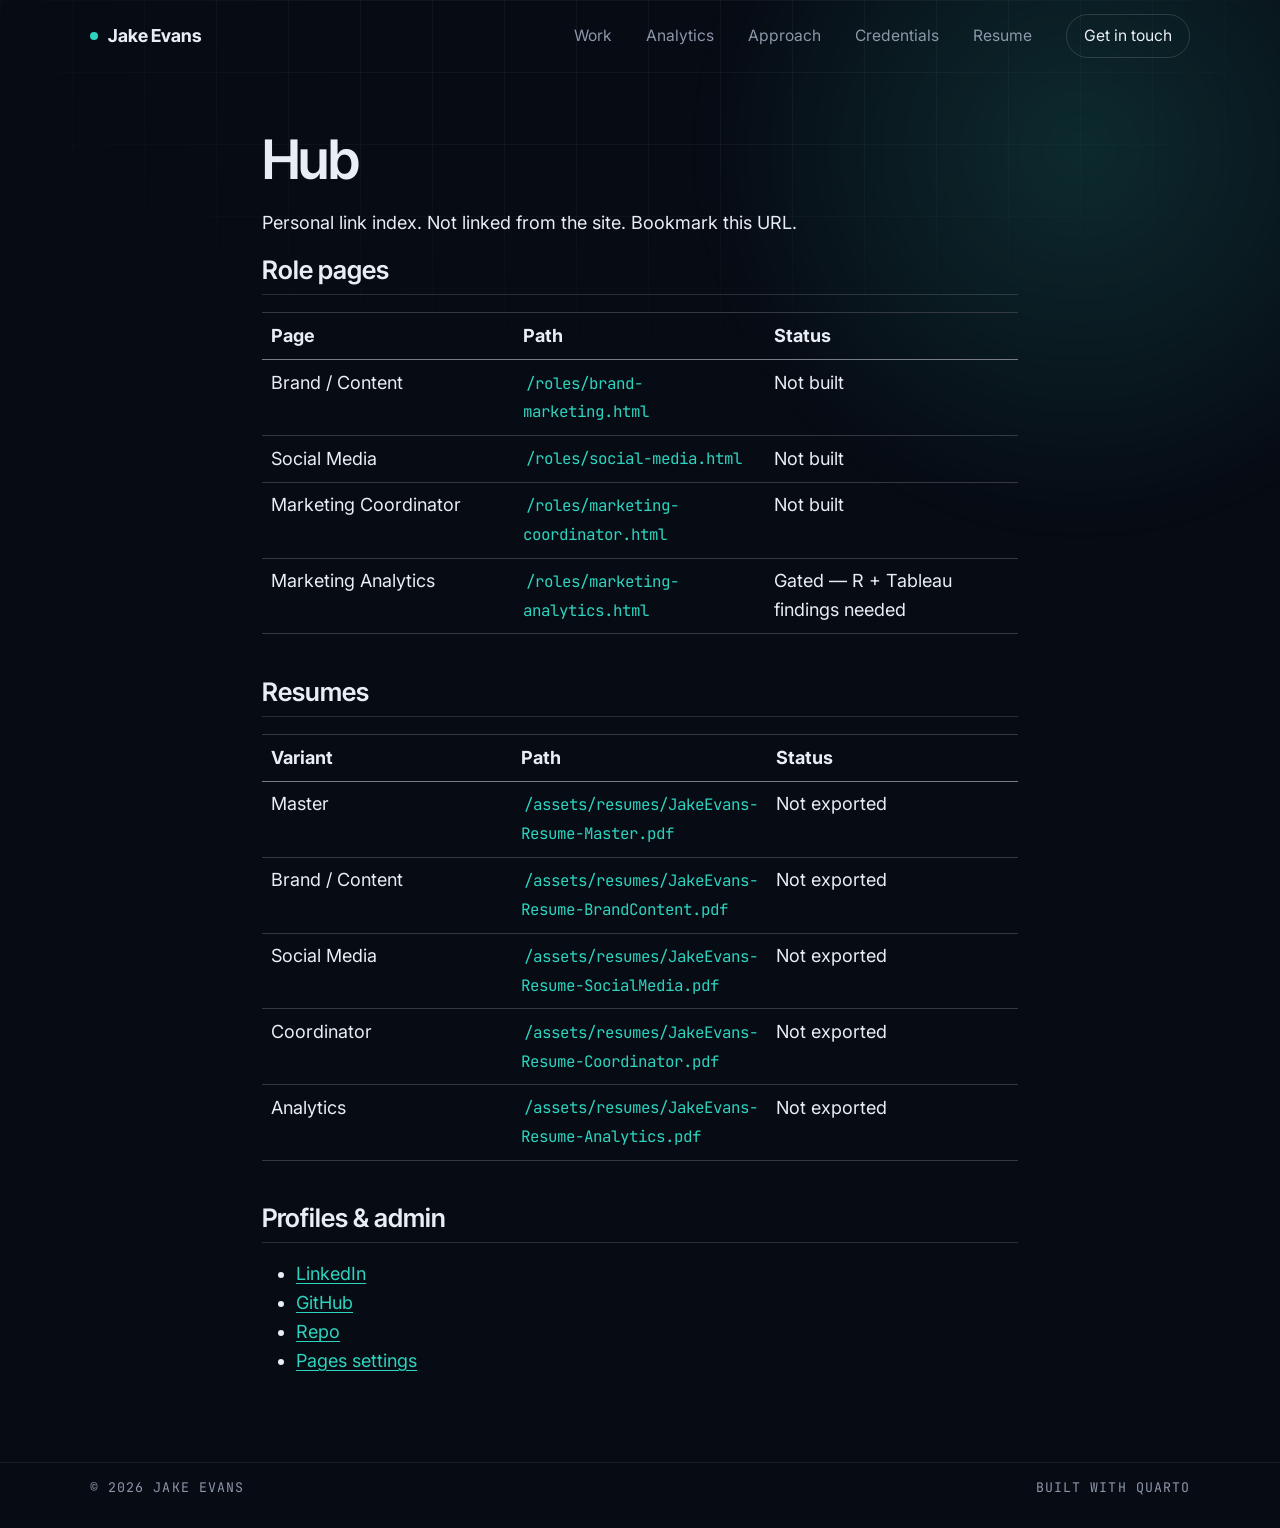
<file: docs/hub.html>
<!DOCTYPE html>
<html xmlns="http://www.w3.org/1999/xhtml" lang="en" xml:lang="en"><head>

<meta charset="utf-8">
<meta name="generator" content="quarto-1.10.18">

<meta name="viewport" content="width=device-width, initial-scale=1.0, user-scalable=yes">

<meta name="description" content="Private link index.">

<title>Hub – Jake Evans</title>
<style>
/* Default styles provided by pandoc.
** See https://pandoc.org/MANUAL.html#variables-for-html for config info.
*/
span.smallcaps{font-variant: small-caps;}
div.columns{display: flex; gap: 1.5em;}
div.column{flex: auto;}
@media screen {
div.columns{gap: min(4vw, 1.5em);}
div.column{overflow-x: auto;}
}
div.hanging-indent{margin-left: 1.5em; text-indent: -1.5em;}
ul.task-list{list-style: none;}
ul.task-list li input[type="checkbox"] {
  width: 0.8em;
  margin: 0 0.8em 0.2em -1em; /* quarto-specific, see https://github.com/quarto-dev/quarto-cli/issues/4556 */ 
  vertical-align: middle;
}
</style>


<script src="site_libs/quarto-nav/quarto-nav.js"></script>
<script src="site_libs/clipboard/clipboard.min.js"></script>
<script src="site_libs/quarto-html/quarto.js" type="module"></script>
<script src="site_libs/quarto-html/tabsets/tabsets.js" type="module"></script>
<script src="site_libs/quarto-html/popper.min.js"></script>
<script src="site_libs/quarto-html/tippy.umd.min.js"></script>
<link href="site_libs/quarto-html/tippy.css" rel="stylesheet">
<link href="site_libs/quarto-html/quarto-syntax-highlighting-dark-bdb3b3494d1ea22fd317b6529d20d0a8.css" rel="stylesheet" id="quarto-text-highlighting-styles">
<script src="site_libs/bootstrap/bootstrap.min.js"></script>
<link href="site_libs/bootstrap/bootstrap-icons.css" rel="stylesheet">
<link href="site_libs/bootstrap/bootstrap-9c3cb30346b6054fe2fe55939da4d2db.min.css" rel="stylesheet" append-hash="true" id="quarto-bootstrap" data-mode="dark">
<script id="quarto-search-options" type="application/json">{
  "language": {
    "search-no-results-text": "No results",
    "search-matching-documents-text": "matching documents",
    "search-copy-link-title": "Copy link to search",
    "search-hide-matches-text": "Hide additional matches",
    "search-more-match-text": "more match in this document",
    "search-more-matches-text": "more matches in this document",
    "search-clear-button-title": "Clear",
    "search-text-placeholder": "",
    "search-detached-cancel-button-title": "Cancel",
    "search-submit-button-title": "Submit",
    "search-label": "Search"
  }
}</script>
<script async="" src="https://www.googletagmanager.com/gtag/js?id=G-YN67TFXLPY"></script>

<script type="text/javascript">

window.dataLayer = window.dataLayer || [];
function gtag(){dataLayer.push(arguments);}
gtag('js', new Date());
gtag('config', 'G-YN67TFXLPY', { 'anonymize_ip': true});
</script>
<script>document.documentElement.classList.add('js');</script>

<link rel="preconnect" href="https://fonts.googleapis.com">

<link rel="preconnect" href="https://fonts.gstatic.com" crossorigin="">

<meta name="robots" content="noindex, nofollow">


</head>

<body class="fullcontent quarto-light">

<div id="quarto-search-results"></div>
<!-- content -->
<div id="quarto-content" class="quarto-container page-columns page-rows-contents page-layout-article">
<!-- sidebar -->
<!-- margin-sidebar -->
    
<!-- main -->
<main class="content" id="quarto-document-content">
<div class="bg-grid" aria-hidden="true"></div>

<div class="bg-glow" aria-hidden="true"></div>

<nav class="site-nav" id="site-nav" aria-label="Primary">

  <div class="wrap">

    <a href="./#top" class="brand"><span class="brand-dot" aria-hidden="true"></span>Jake Evans</a>

    <div class="nav-links">

      <a href="./#work">Work</a>

      <a href="./#analytics">Analytics</a>

      <a href="./#approach">Approach</a>

      <a href="./#credentials">Credentials</a>

      <a href="resume.html">Resume</a>

      <a href="./#contact" class="nav-cta">Get in touch</a>

    </div>

  </div>

</nav>


<header id="title-block-header" class="quarto-title-block default">
<div class="quarto-title">
<h1 class="title">Hub</h1>
</div>

<div>
  <div class="description">
    Private link index.
  </div>
</div>


<div class="quarto-title-meta">

    
  
    
  </div>
  


</header>


<p>Personal link index. Not linked from the site. Bookmark this URL.</p>
<section id="role-pages" class="level2">
<h2 data-anchor-id="role-pages">Role pages</h2>
<table class="caption-top table">
<colgroup>
<col style="width: 33%">
<col style="width: 33%">
<col style="width: 33%">
</colgroup>
<thead>
<tr class="header">
<th>Page</th>
<th>Path</th>
<th>Status</th>
</tr>
</thead>
<tbody>
<tr class="odd">
<td>Brand / Content</td>
<td><code>/roles/brand-marketing.html</code></td>
<td>Not built</td>
</tr>
<tr class="even">
<td>Social Media</td>
<td><code>/roles/social-media.html</code></td>
<td>Not built</td>
</tr>
<tr class="odd">
<td>Marketing Coordinator</td>
<td><code>/roles/marketing-coordinator.html</code></td>
<td>Not built</td>
</tr>
<tr class="even">
<td>Marketing Analytics</td>
<td><code>/roles/marketing-analytics.html</code></td>
<td>Gated — R + Tableau findings needed</td>
</tr>
</tbody>
</table>
</section>
<section id="resumes" class="level2">
<h2 data-anchor-id="resumes">Resumes</h2>
<table class="caption-top table">
<colgroup>
<col style="width: 33%">
<col style="width: 33%">
<col style="width: 33%">
</colgroup>
<thead>
<tr class="header">
<th>Variant</th>
<th>Path</th>
<th>Status</th>
</tr>
</thead>
<tbody>
<tr class="odd">
<td>Master</td>
<td><code>/assets/resumes/JakeEvans-Resume-Master.pdf</code></td>
<td>Not exported</td>
</tr>
<tr class="even">
<td>Brand / Content</td>
<td><code>/assets/resumes/JakeEvans-Resume-BrandContent.pdf</code></td>
<td>Not exported</td>
</tr>
<tr class="odd">
<td>Social Media</td>
<td><code>/assets/resumes/JakeEvans-Resume-SocialMedia.pdf</code></td>
<td>Not exported</td>
</tr>
<tr class="even">
<td>Coordinator</td>
<td><code>/assets/resumes/JakeEvans-Resume-Coordinator.pdf</code></td>
<td>Not exported</td>
</tr>
<tr class="odd">
<td>Analytics</td>
<td><code>/assets/resumes/JakeEvans-Resume-Analytics.pdf</code></td>
<td>Not exported</td>
</tr>
</tbody>
</table>
</section>
<section id="profiles-admin" class="level2">
<h2 data-anchor-id="profiles-admin">Profiles &amp; admin</h2>
<ul>
<li><a href="https://www.linkedin.com/in/jakevns/">LinkedIn</a></li>
<li><a href="https://github.com/jakevns">GitHub</a></li>
<li><a href="https://github.com/jakevns/marketing">Repo</a></li>
<li><a href="https://github.com/jakevns/marketing/settings/pages">Pages settings</a></li>
</ul>


</section>

</main> <!-- /main -->
<footer class="site-footer">

  <div class="wrap">

    <span class="mono">© 2026 Jake Evans</span>

    <span class="mono">Built with Quarto</span>

  </div>

</footer>



<script>

(function () {

  var reduce = window.matchMedia('(prefers-reduced-motion: reduce)').matches;



  // Nav: glass background once the page scrolls

  var nav = document.getElementById('site-nav');

  if (nav) {

    var onScroll = function () { nav.classList.toggle('scrolled', window.scrollY > 20); };

    window.addEventListener('scroll', onScroll, { passive: true });

    onScroll();

  }



  // Count-up numbers (the final value is already in the HTML as a no-JS fallback)

  function runCount(el) {

    var end = parseFloat(el.dataset.count), dec = +(el.dataset.decimals || 0);

    var pre = el.dataset.prefix || '', suf = el.dataset.suffix || '';

    if (reduce) { el.textContent = pre + end.toFixed(dec) + suf; return; }

    var t0 = performance.now(), dur = 1600;

    (function tick(t) {

      var p = Math.min(1, (t - t0) / dur), e = 1 - Math.pow(1 - p, 3);

      el.textContent = pre + (end * e).toFixed(dec) + suf;

      if (p < 1) requestAnimationFrame(tick);

    })(t0);

  }



  // Scroll reveal

  var els = document.querySelectorAll('.reveal');

  if ('IntersectionObserver' in window) {

    var io = new IntersectionObserver(function (entries) {

      entries.forEach(function (e) {

        if (!e.isIntersecting) return;

        e.target.classList.add('in');

        e.target.querySelectorAll('[data-count]').forEach(runCount);

        io.unobserve(e.target);

      });

    }, { threshold: 0.15 });

    els.forEach(function (el) { io.observe(el); });

  } else {

    els.forEach(function (el) { el.classList.add('in'); });

  }



  // Card spotlight follows the cursor

  document.querySelectorAll('.work-card').forEach(function (c) {

    c.addEventListener('pointermove', function (e) {

      var r = c.getBoundingClientRect();

      c.style.setProperty('--mx', (e.clientX - r.left) + 'px');

      c.style.setProperty('--my', (e.clientY - r.top) + 'px');

    });

  });



  // Signature: pipeline funnel — leads enter wide, some drop at each stage,

  // closed deals flare at the end. Only runs on pages with <canvas id="funnel">.

  var cv = document.getElementById('funnel');

  if (!cv) return;

  var ctx = cv.getContext('2d'), W, H, parts = [], flares = [];

  var stages = [{ x: .08, l: 'LEAD' }, { x: .42, l: 'NURTURE' }, { x: .72, l: 'OPPORTUNITY' }, { x: .93, l: 'CLOSE' }];

  function size() {

    var dpr = Math.min(2, window.devicePixelRatio || 1), r = cv.getBoundingClientRect();

    W = r.width; H = r.height; cv.width = W * dpr; cv.height = H * dpr;

    ctx.setTransform(dpr, 0, 0, dpr, 0, 0);

  }

  window.addEventListener('resize', size); size();

  function halfW(p) { return H * (.40 * Math.pow(1 - p, 1.35) + .025); }

  function spawn() {

    parts.push({ p: 0, s: Math.random() * 2 - 1, sp: .0016 + Math.random() * .0018,

      r: 1 + Math.random() * 1.6, drop: Math.random() < .55 ? .25 + Math.random() * .6 : 2,

      a: 1, w: Math.random() * Math.PI * 2, fall: 0 });

  }

  function draw() {

    ctx.clearRect(0, 0, W, H);

    var cy = H * .5, x0 = W * .04, x1 = W * .94, i, q;

    ctx.lineWidth = 1; ctx.strokeStyle = 'rgba(255,255,255,.10)';

    [1, -1].forEach(function (sg) {

      ctx.beginPath();

      for (var k = 0; k <= 60; k++) {

        var p = k / 60, x = x0 + (x1 - x0) * p, y = cy + sg * halfW(p);

        k ? ctx.lineTo(x, y) : ctx.moveTo(x, y);

      }

      ctx.stroke();

    });

    ctx.font = '500 10px "JetBrains Mono", monospace'; ctx.textAlign = 'center';

    stages.forEach(function (st) {

      var x = x0 + (x1 - x0) * st.x, h = halfW(st.x);

      ctx.strokeStyle = 'rgba(255,255,255,.07)'; ctx.setLineDash([3, 4]);

      ctx.beginPath(); ctx.moveTo(x, cy - h - 14); ctx.lineTo(x, cy + h + 14); ctx.stroke();

      ctx.setLineDash([]);

      ctx.fillStyle = 'rgba(140,151,170,.8)';

      ctx.fillText(st.l, x, Math.min(H - 6, cy + Math.max(h, 28) + 22));

    });

    for (i = parts.length - 1; i >= 0; i--) {

      q = parts[i]; q.p += q.sp; q.w += .05;

      if (q.p > q.drop) { q.a -= .03; q.fall += .6; }

      var x = x0 + (x1 - x0) * q.p, y = cy + q.s * halfW(q.p) * .92 + Math.sin(q.w) * 2 + q.fall;

      if (q.a <= 0) { parts.splice(i, 1); continue; }

      if (q.p >= 1) { flares.push({ x: x, y: cy, r: 2, a: .9 }); parts.splice(i, 1); continue; }

      var t = q.p;

      ctx.fillStyle = 'rgba(' + Math.round(45 + 51 * t) + ',' + Math.round(212 - 47 * t) + ',' +

        Math.round(191 + 59 * t) + ',' + ((.35 + .6 * t) * q.a) + ')';

      ctx.beginPath(); ctx.arc(x, y, q.r * (1 + t * .6), 0, Math.PI * 2); ctx.fill();

    }

    var g = ctx.createRadialGradient(x1, cy, 0, x1, cy, 40);

    g.addColorStop(0, 'rgba(45,212,191,.55)'); g.addColorStop(1, 'rgba(45,212,191,0)');

    ctx.fillStyle = g; ctx.beginPath(); ctx.arc(x1, cy, 40, 0, Math.PI * 2); ctx.fill();

    for (i = flares.length - 1; i >= 0; i--) {

      var f = flares[i]; f.r += 1.1; f.a -= .02;

      if (f.a <= 0) { flares.splice(i, 1); continue; }

      ctx.strokeStyle = 'rgba(94,234,212,' + f.a + ')'; ctx.lineWidth = 1.2;

      ctx.beginPath(); ctx.arc(f.x, f.y, f.r, 0, Math.PI * 2); ctx.stroke();

    }

  }

  if (reduce) {

    for (var k = 0; k < 260; k++) { spawn(); var z = parts[parts.length - 1]; z.p = Math.random() * Math.min(z.drop, .98); }

    draw(); return;

  }

  var last = 0;

  (function loop(t) {

    if (t - last > 55) { spawn(); if (Math.random() < .5) spawn(); last = t; }

    draw(); requestAnimationFrame(loop);

  })(0);

})();

</script>

<script id="quarto-html-after-body" type="application/javascript">
  window.document.addEventListener("DOMContentLoaded", function (event) {
    const isCodeAnnotation = (el) => {
      for (const clz of el.classList) {
        if (clz.startsWith('code-annotation-')) {                     
          return true;
        }
      }
      return false;
    }
    const onCopySuccess = function(e) {
      // button target
      const button = e.trigger;
      // don't keep focus
      button.blur();
      // flash "checked"
      button.classList.add('code-copy-button-checked');
      var currentTitle = button.getAttribute("title");
      button.setAttribute("title", "Copied!");
      let tooltip;
      if (window.bootstrap) {
        button.setAttribute("data-bs-toggle", "tooltip");
        button.setAttribute("data-bs-placement", "left");
        button.setAttribute("data-bs-title", "Copied!");
        tooltip = new bootstrap.Tooltip(button, 
          { trigger: "manual", 
            customClass: "code-copy-button-tooltip",
            offset: [0, -8]});
        tooltip.show();    
      }
      setTimeout(function() {
        if (tooltip) {
          tooltip.hide();
          button.removeAttribute("data-bs-title");
          button.removeAttribute("data-bs-toggle");
          button.removeAttribute("data-bs-placement");
        }
        button.setAttribute("title", currentTitle);
        button.classList.remove('code-copy-button-checked');
      }, 1000);
      // clear code selection
      e.clearSelection();
    }
    const getTextToCopy = function(trigger) {
      const outerScaffold = trigger.parentElement.cloneNode(true);
      const codeEl = outerScaffold.querySelector('code');
      for (const childEl of codeEl.children) {
        if (isCodeAnnotation(childEl)) {
          childEl.remove();
        }
      }
      return codeEl.innerText;
    }
    const clipboard = new window.ClipboardJS('.code-copy-button:not([data-in-quarto-modal])', {
      text: getTextToCopy
    });
    clipboard.on('success', onCopySuccess);
    if (window.document.getElementById('quarto-embedded-source-code-modal')) {
      const clipboardModal = new window.ClipboardJS('.code-copy-button[data-in-quarto-modal]', {
        text: getTextToCopy,
        container: window.document.getElementById('quarto-embedded-source-code-modal')
      });
      clipboardModal.on('success', onCopySuccess);
    }
      var localhostRegex = new RegExp(/^(?:http|https):\/\/localhost\:?[0-9]*\//);
      var mailtoRegex = new RegExp(/^mailto:/);
        var filterRegex = new RegExp('/' + window.location.host + '/');
      var isInternal = (href) => {
          return filterRegex.test(href) || localhostRegex.test(href) || mailtoRegex.test(href);
      }
      // Inspect non-navigation links and adorn them if external
     var links = window.document.querySelectorAll('a[href]:not(.nav-link):not(.navbar-brand):not(.toc-action):not(.sidebar-link):not(.sidebar-item-toggle):not(.pagination-link):not(.no-external):not([aria-hidden]):not(.dropdown-item):not(.quarto-navigation-tool):not(.about-link)');
      for (var i=0; i<links.length; i++) {
        const link = links[i];
        if (!isInternal(link.href)) {
          // undo the damage that might have been done by quarto-nav.js in the case of
          // links that we want to consider external
          if (link.dataset.originalHref !== undefined) {
            link.href = link.dataset.originalHref;
          }
            // target, if specified
            link.setAttribute("target", "_blank");
            if (link.getAttribute("rel") === null) {
              link.setAttribute("rel", "noopener");
            }
        }
      }
    function tippyHover(el, contentFn, onTriggerFn, onUntriggerFn) {
      const config = {
        allowHTML: true,
        maxWidth: 500,
        delay: 100,
        arrow: false,
        appendTo: function(el) {
            return el.parentElement;
        },
        interactive: true,
        interactiveBorder: 10,
        theme: 'quarto',
        placement: 'bottom-start',
      };
      if (contentFn) {
        config.content = contentFn;
      }
      if (onTriggerFn) {
        config.onTrigger = onTriggerFn;
      }
      if (onUntriggerFn) {
        config.onUntrigger = onUntriggerFn;
      }
      window.tippy(el, config); 
    }
    const noterefs = window.document.querySelectorAll('a[role="doc-noteref"]');
    for (var i=0; i<noterefs.length; i++) {
      const ref = noterefs[i];
      tippyHover(ref, function() {
        // use id or data attribute instead here
        let href = ref.getAttribute('data-footnote-href') || ref.getAttribute('href');
        try { href = new URL(href).hash; } catch {}
        const id = href.replace(/^#\/?/, "");
        const note = window.document.getElementById(id);
        if (note) {
          return note.innerHTML;
        } else {
          return "";
        }
      });
    }
    const xrefs = window.document.querySelectorAll('a.quarto-xref');
    const processXRef = (id, note) => {
      // Strip column container classes
      const stripColumnClz = (el) => {
        el.classList.remove("page-full", "page-columns");
        if (el.children) {
          for (const child of el.children) {
            stripColumnClz(child);
          }
        }
      }
      stripColumnClz(note)
      if (id === null || id.startsWith('sec-')) {
        // Special case sections, only their first couple elements
        const container = document.createElement("div");
        if (note.children && note.children.length > 2) {
          container.appendChild(note.children[0].cloneNode(true));
          for (let i = 1; i < note.children.length; i++) {
            const child = note.children[i];
            if (child.tagName === "P" && child.innerText === "") {
              continue;
            } else {
              container.appendChild(child.cloneNode(true));
              break;
            }
          }
          if (window.Quarto?.typesetMath) {
            window.Quarto.typesetMath(container);
          }
          return container.innerHTML
        } else {
          if (window.Quarto?.typesetMath) {
            window.Quarto.typesetMath(note);
          }
          return note.innerHTML;
        }
      } else {
        // Remove any anchor links if they are present
        const anchorLink = note.querySelector('a.anchorjs-link');
        if (anchorLink) {
          anchorLink.remove();
        }
        if (window.Quarto?.typesetMath) {
          window.Quarto.typesetMath(note);
        }
        if (note.classList.contains("callout")) {
          return note.outerHTML;
        } else {
          return note.innerHTML;
        }
      }
    }
    for (var i=0; i<xrefs.length; i++) {
      const xref = xrefs[i];
      tippyHover(xref, undefined, function(instance) {
        instance.disable();
        let url = xref.getAttribute('href');
        let hash = undefined; 
        if (url.startsWith('#')) {
          hash = url;
        } else {
          try { hash = new URL(url).hash; } catch {}
        }
        if (hash) {
          const id = hash.replace(/^#\/?/, "");
          const note = window.document.getElementById(id);
          if (note !== null) {
            try {
              const html = processXRef(id, note.cloneNode(true));
              instance.setContent(html);
            } finally {
              instance.enable();
              instance.show();
            }
          } else {
            // See if we can fetch this
            fetch(url.split('#')[0])
            .then(res => res.text())
            .then(html => {
              const parser = new DOMParser();
              const htmlDoc = parser.parseFromString(html, "text/html");
              const note = htmlDoc.getElementById(id);
              if (note !== null) {
                const html = processXRef(id, note);
                instance.setContent(html);
              } 
            }).finally(() => {
              instance.enable();
              instance.show();
            });
          }
        } else {
          // See if we can fetch a full url (with no hash to target)
          // This is a special case and we should probably do some content thinning / targeting
          fetch(url)
          .then(res => res.text())
          .then(html => {
            const parser = new DOMParser();
            const htmlDoc = parser.parseFromString(html, "text/html");
            const note = htmlDoc.querySelector('main.content');
            if (note !== null) {
              // This should only happen for chapter cross references
              // (since there is no id in the URL)
              // remove the first header
              if (note.children.length > 0 && note.children[0].tagName === "HEADER") {
                note.children[0].remove();
              }
              const html = processXRef(null, note);
              instance.setContent(html);
            } 
          }).finally(() => {
            instance.enable();
            instance.show();
          });
        }
      }, function(instance) {
      });
    }
        let selectedAnnoteEl;
        const selectorForAnnotation = ( cell, annotation) => {
          let cellAttr = 'data-code-cell="' + cell + '"';
          let lineAttr = 'data-code-annotation="' +  annotation + '"';
          const selector = 'span[' + cellAttr + '][' + lineAttr + ']';
          return selector;
        }
        const selectCodeLines = (annoteEl) => {
          const doc = window.document;
          const targetCell = annoteEl.getAttribute("data-target-cell");
          const targetAnnotation = annoteEl.getAttribute("data-target-annotation");
          const annoteSpan = window.document.querySelector(selectorForAnnotation(targetCell, targetAnnotation));
          const lines = annoteSpan.getAttribute("data-code-lines").split(",");
          const lineIds = lines.map((line) => {
            return targetCell + "-" + line;
          })
          let top = null;
          let height = null;
          let parent = null;
          if (lineIds.length > 0) {
              //compute the position of the single el (top and bottom and make a div)
              const el = window.document.getElementById(lineIds[0]);
              top = el.offsetTop;
              height = el.offsetHeight;
              parent = el.parentElement.parentElement;
            if (lineIds.length > 1) {
              const lastEl = window.document.getElementById(lineIds[lineIds.length - 1]);
              const bottom = lastEl.offsetTop + lastEl.offsetHeight;
              height = bottom - top;
            }
            if (top !== null && height !== null && parent !== null) {
              // cook up a div (if necessary) and position it 
              let div = window.document.getElementById("code-annotation-line-highlight");
              if (div === null) {
                div = window.document.createElement("div");
                div.setAttribute("id", "code-annotation-line-highlight");
                div.style.position = 'absolute';
                parent.appendChild(div);
              }
              div.style.top = top - 2 + "px";
              div.style.height = height + 4 + "px";
              div.style.left = 0;
              let gutterDiv = window.document.getElementById("code-annotation-line-highlight-gutter");
              if (gutterDiv === null) {
                gutterDiv = window.document.createElement("div");
                gutterDiv.setAttribute("id", "code-annotation-line-highlight-gutter");
                gutterDiv.style.position = 'absolute';
                const codeCell = window.document.getElementById(targetCell);
                const gutter = codeCell.querySelector('.code-annotation-gutter');
                gutter.appendChild(gutterDiv);
              }
              gutterDiv.style.top = top - 2 + "px";
              gutterDiv.style.height = height + 4 + "px";
            }
            selectedAnnoteEl = annoteEl;
          }
        };
        const unselectCodeLines = () => {
          const elementsIds = ["code-annotation-line-highlight", "code-annotation-line-highlight-gutter"];
          elementsIds.forEach((elId) => {
            const div = window.document.getElementById(elId);
            if (div) {
              div.remove();
            }
          });
          selectedAnnoteEl = undefined;
        };
          // Handle positioning of the toggle
      window.addEventListener(
        "resize",
        throttle(() => {
          elRect = undefined;
          if (selectedAnnoteEl) {
            selectCodeLines(selectedAnnoteEl);
          }
        }, 10)
      );
      function throttle(fn, ms) {
      let throttle = false;
      let timer;
        return (...args) => {
          if(!throttle) { // first call gets through
              fn.apply(this, args);
              throttle = true;
          } else { // all the others get throttled
              if(timer) clearTimeout(timer); // cancel #2
              timer = setTimeout(() => {
                fn.apply(this, args);
                timer = throttle = false;
              }, ms);
          }
        };
      }
        // Attach click handler to the DT
        const annoteDls = window.document.querySelectorAll('dt[data-target-cell]');
        for (const annoteDlNode of annoteDls) {
          annoteDlNode.addEventListener('click', (event) => {
            const clickedEl = event.target;
            if (clickedEl !== selectedAnnoteEl) {
              unselectCodeLines();
              const activeEl = window.document.querySelector('dt[data-target-cell].code-annotation-active');
              if (activeEl) {
                activeEl.classList.remove('code-annotation-active');
              }
              selectCodeLines(clickedEl);
              clickedEl.classList.add('code-annotation-active');
            } else {
              // Unselect the line
              unselectCodeLines();
              clickedEl.classList.remove('code-annotation-active');
            }
          });
        }
    const findCites = (el) => {
      const parentEl = el.parentElement;
      if (parentEl) {
        const cites = parentEl.dataset.cites;
        if (cites) {
          return {
            el,
            cites: cites.split(' ')
          };
        } else {
          return findCites(el.parentElement)
        }
      } else {
        return undefined;
      }
    };
    var bibliorefs = window.document.querySelectorAll('a[role="doc-biblioref"]');
    for (var i=0; i<bibliorefs.length; i++) {
      const ref = bibliorefs[i];
      const citeInfo = findCites(ref);
      if (citeInfo) {
        tippyHover(citeInfo.el, function() {
          var popup = window.document.createElement('div');
          citeInfo.cites.forEach(function(cite) {
            var citeDiv = window.document.createElement('div');
            citeDiv.classList.add('hanging-indent');
            citeDiv.classList.add('csl-entry');
            var biblioDiv = window.document.getElementById('ref-' + cite);
            if (biblioDiv) {
              citeDiv.innerHTML = biblioDiv.innerHTML;
            }
            popup.appendChild(citeDiv);
          });
          return popup.innerHTML;
        });
      }
    }
  });
  </script>
</div> <!-- /content -->




</body></html>
</file>
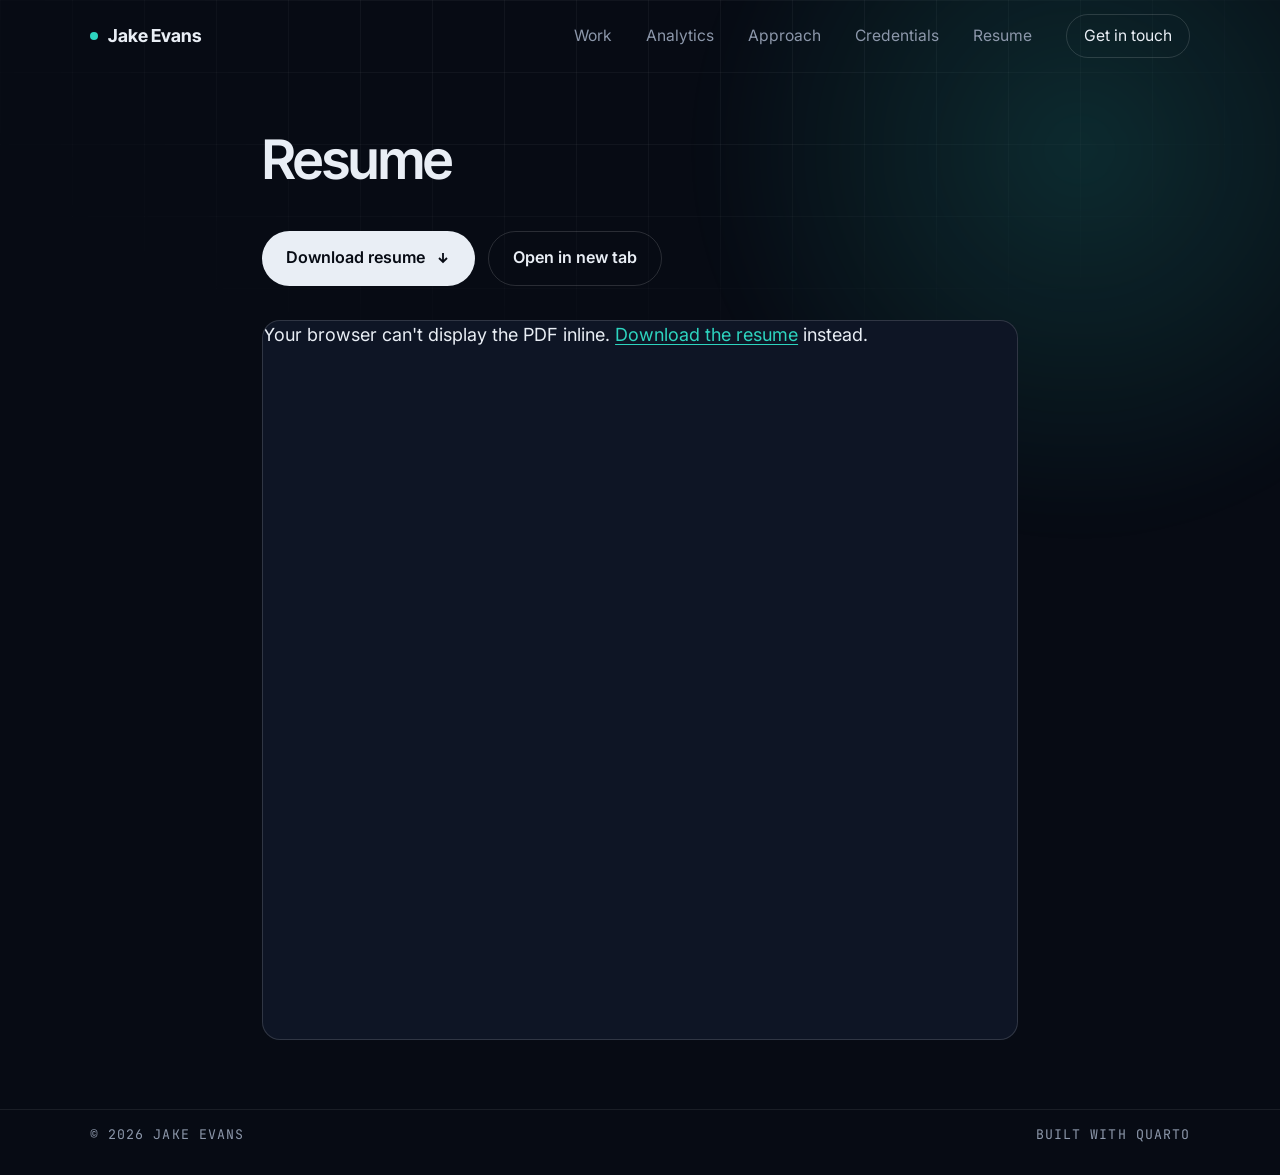
<file: docs/resume.html>
<!DOCTYPE html>
<html xmlns="http://www.w3.org/1999/xhtml" lang="en" xml:lang="en"><head>

<meta charset="utf-8">
<meta name="generator" content="quarto-1.10.18">

<meta name="viewport" content="width=device-width, initial-scale=1.0, user-scalable=yes">

<meta name="description" content="Jake Evans — resume.">

<title>Resume – Jake Evans</title>
<style>
/* Default styles provided by pandoc.
** See https://pandoc.org/MANUAL.html#variables-for-html for config info.
*/
span.smallcaps{font-variant: small-caps;}
div.columns{display: flex; gap: 1.5em;}
div.column{flex: auto;}
@media screen {
div.columns{gap: min(4vw, 1.5em);}
div.column{overflow-x: auto;}
}
div.hanging-indent{margin-left: 1.5em; text-indent: -1.5em;}
ul.task-list{list-style: none;}
ul.task-list li input[type="checkbox"] {
  width: 0.8em;
  margin: 0 0.8em 0.2em -1em; /* quarto-specific, see https://github.com/quarto-dev/quarto-cli/issues/4556 */ 
  vertical-align: middle;
}
</style>


<script src="site_libs/quarto-nav/quarto-nav.js"></script>
<script src="site_libs/clipboard/clipboard.min.js"></script>
<script src="site_libs/quarto-html/quarto.js" type="module"></script>
<script src="site_libs/quarto-html/tabsets/tabsets.js" type="module"></script>
<script src="site_libs/quarto-html/popper.min.js"></script>
<script src="site_libs/quarto-html/tippy.umd.min.js"></script>
<link href="site_libs/quarto-html/tippy.css" rel="stylesheet">
<link href="site_libs/quarto-html/quarto-syntax-highlighting-dark-bdb3b3494d1ea22fd317b6529d20d0a8.css" rel="stylesheet" id="quarto-text-highlighting-styles">
<script src="site_libs/bootstrap/bootstrap.min.js"></script>
<link href="site_libs/bootstrap/bootstrap-icons.css" rel="stylesheet">
<link href="site_libs/bootstrap/bootstrap-9c3cb30346b6054fe2fe55939da4d2db.min.css" rel="stylesheet" append-hash="true" id="quarto-bootstrap" data-mode="dark">
<script id="quarto-search-options" type="application/json">{
  "language": {
    "search-no-results-text": "No results",
    "search-matching-documents-text": "matching documents",
    "search-copy-link-title": "Copy link to search",
    "search-hide-matches-text": "Hide additional matches",
    "search-more-match-text": "more match in this document",
    "search-more-matches-text": "more matches in this document",
    "search-clear-button-title": "Clear",
    "search-text-placeholder": "",
    "search-detached-cancel-button-title": "Cancel",
    "search-submit-button-title": "Submit",
    "search-label": "Search"
  }
}</script>
<script async="" src="https://www.googletagmanager.com/gtag/js?id=G-YN67TFXLPY"></script>

<script type="text/javascript">

window.dataLayer = window.dataLayer || [];
function gtag(){dataLayer.push(arguments);}
gtag('js', new Date());
gtag('config', 'G-YN67TFXLPY', { 'anonymize_ip': true});
</script>
<script>document.documentElement.classList.add('js');</script>

<link rel="preconnect" href="https://fonts.googleapis.com">

<link rel="preconnect" href="https://fonts.gstatic.com" crossorigin="">



</head>

<body class="fullcontent quarto-light">

<div id="quarto-search-results"></div>
<!-- content -->
<div id="quarto-content" class="quarto-container page-columns page-rows-contents page-layout-article">
<!-- sidebar -->
<!-- margin-sidebar -->
    
<!-- main -->
<main class="content" id="quarto-document-content">
<div class="bg-grid" aria-hidden="true"></div>

<div class="bg-glow" aria-hidden="true"></div>

<nav class="site-nav" id="site-nav" aria-label="Primary">

  <div class="wrap">

    <a href="./#top" class="brand"><span class="brand-dot" aria-hidden="true"></span>Jake Evans</a>

    <div class="nav-links">

      <a href="./#work">Work</a>

      <a href="./#analytics">Analytics</a>

      <a href="./#approach">Approach</a>

      <a href="./#credentials">Credentials</a>

      <a href="resume.html">Resume</a>

      <a href="./#contact" class="nav-cta">Get in touch</a>

    </div>

  </div>

</nav>


<header id="title-block-header" class="quarto-title-block default">
<div class="quarto-title">
<h1 class="title">Resume</h1>
</div>

<div>
  <div class="description">
    Jake Evans — resume.
  </div>
</div>


<div class="quarto-title-meta">

    
  
    
  </div>
  


</header>


<div class="btns">
  <a class="btn-pill btn-solid" href="assets/resumes/JakeEvans-Resume-Master.pdf" download="JakeEvans-Resume-Master.pdf">Download resume
    <svg viewbox="0 0 16 16" fill="none" stroke="currentColor" stroke-width="1.8" aria-hidden="true"><path d="M8 3v9M4 8l4 4 4-4"></path></svg></a>
  <a class="btn-pill btn-outline" href="assets/resumes/JakeEvans-Resume-Master.pdf" target="_blank" rel="noopener">Open in new tab</a>
</div>

<object class="resume-viewer" data="assets/resumes/JakeEvans-Resume-Master.pdf" type="application/pdf" aria-label="Jake Evans resume (PDF)">
  <p>Your browser can't display the PDF inline. <a href="assets/resumes/JakeEvans-Resume-Master.pdf">Download the resume</a> instead.</p>
</object>



</main> <!-- /main -->
<footer class="site-footer">

  <div class="wrap">

    <span class="mono">© 2026 Jake Evans</span>

    <span class="mono">Built with Quarto</span>

  </div>

</footer>



<script>

(function () {

  var reduce = window.matchMedia('(prefers-reduced-motion: reduce)').matches;



  // Nav: glass background once the page scrolls

  var nav = document.getElementById('site-nav');

  if (nav) {

    var onScroll = function () { nav.classList.toggle('scrolled', window.scrollY > 20); };

    window.addEventListener('scroll', onScroll, { passive: true });

    onScroll();

  }



  // Count-up numbers (the final value is already in the HTML as a no-JS fallback)

  function runCount(el) {

    var end = parseFloat(el.dataset.count), dec = +(el.dataset.decimals || 0);

    var pre = el.dataset.prefix || '', suf = el.dataset.suffix || '';

    if (reduce) { el.textContent = pre + end.toFixed(dec) + suf; return; }

    var t0 = performance.now(), dur = 1600;

    (function tick(t) {

      var p = Math.min(1, (t - t0) / dur), e = 1 - Math.pow(1 - p, 3);

      el.textContent = pre + (end * e).toFixed(dec) + suf;

      if (p < 1) requestAnimationFrame(tick);

    })(t0);

  }



  // Scroll reveal

  var els = document.querySelectorAll('.reveal');

  if ('IntersectionObserver' in window) {

    var io = new IntersectionObserver(function (entries) {

      entries.forEach(function (e) {

        if (!e.isIntersecting) return;

        e.target.classList.add('in');

        e.target.querySelectorAll('[data-count]').forEach(runCount);

        io.unobserve(e.target);

      });

    }, { threshold: 0.15 });

    els.forEach(function (el) { io.observe(el); });

  } else {

    els.forEach(function (el) { el.classList.add('in'); });

  }



  // Card spotlight follows the cursor

  document.querySelectorAll('.work-card').forEach(function (c) {

    c.addEventListener('pointermove', function (e) {

      var r = c.getBoundingClientRect();

      c.style.setProperty('--mx', (e.clientX - r.left) + 'px');

      c.style.setProperty('--my', (e.clientY - r.top) + 'px');

    });

  });



  // Signature: pipeline funnel — leads enter wide, some drop at each stage,

  // closed deals flare at the end. Only runs on pages with <canvas id="funnel">.

  var cv = document.getElementById('funnel');

  if (!cv) return;

  var ctx = cv.getContext('2d'), W, H, parts = [], flares = [];

  var stages = [{ x: .08, l: 'LEAD' }, { x: .42, l: 'NURTURE' }, { x: .72, l: 'OPPORTUNITY' }, { x: .93, l: 'CLOSE' }];

  function size() {

    var dpr = Math.min(2, window.devicePixelRatio || 1), r = cv.getBoundingClientRect();

    W = r.width; H = r.height; cv.width = W * dpr; cv.height = H * dpr;

    ctx.setTransform(dpr, 0, 0, dpr, 0, 0);

  }

  window.addEventListener('resize', size); size();

  function halfW(p) { return H * (.40 * Math.pow(1 - p, 1.35) + .025); }

  function spawn() {

    parts.push({ p: 0, s: Math.random() * 2 - 1, sp: .0016 + Math.random() * .0018,

      r: 1 + Math.random() * 1.6, drop: Math.random() < .55 ? .25 + Math.random() * .6 : 2,

      a: 1, w: Math.random() * Math.PI * 2, fall: 0 });

  }

  function draw() {

    ctx.clearRect(0, 0, W, H);

    var cy = H * .5, x0 = W * .04, x1 = W * .94, i, q;

    ctx.lineWidth = 1; ctx.strokeStyle = 'rgba(255,255,255,.10)';

    [1, -1].forEach(function (sg) {

      ctx.beginPath();

      for (var k = 0; k <= 60; k++) {

        var p = k / 60, x = x0 + (x1 - x0) * p, y = cy + sg * halfW(p);

        k ? ctx.lineTo(x, y) : ctx.moveTo(x, y);

      }

      ctx.stroke();

    });

    ctx.font = '500 10px "JetBrains Mono", monospace'; ctx.textAlign = 'center';

    stages.forEach(function (st) {

      var x = x0 + (x1 - x0) * st.x, h = halfW(st.x);

      ctx.strokeStyle = 'rgba(255,255,255,.07)'; ctx.setLineDash([3, 4]);

      ctx.beginPath(); ctx.moveTo(x, cy - h - 14); ctx.lineTo(x, cy + h + 14); ctx.stroke();

      ctx.setLineDash([]);

      ctx.fillStyle = 'rgba(140,151,170,.8)';

      ctx.fillText(st.l, x, Math.min(H - 6, cy + Math.max(h, 28) + 22));

    });

    for (i = parts.length - 1; i >= 0; i--) {

      q = parts[i]; q.p += q.sp; q.w += .05;

      if (q.p > q.drop) { q.a -= .03; q.fall += .6; }

      var x = x0 + (x1 - x0) * q.p, y = cy + q.s * halfW(q.p) * .92 + Math.sin(q.w) * 2 + q.fall;

      if (q.a <= 0) { parts.splice(i, 1); continue; }

      if (q.p >= 1) { flares.push({ x: x, y: cy, r: 2, a: .9 }); parts.splice(i, 1); continue; }

      var t = q.p;

      ctx.fillStyle = 'rgba(' + Math.round(45 + 51 * t) + ',' + Math.round(212 - 47 * t) + ',' +

        Math.round(191 + 59 * t) + ',' + ((.35 + .6 * t) * q.a) + ')';

      ctx.beginPath(); ctx.arc(x, y, q.r * (1 + t * .6), 0, Math.PI * 2); ctx.fill();

    }

    var g = ctx.createRadialGradient(x1, cy, 0, x1, cy, 40);

    g.addColorStop(0, 'rgba(45,212,191,.55)'); g.addColorStop(1, 'rgba(45,212,191,0)');

    ctx.fillStyle = g; ctx.beginPath(); ctx.arc(x1, cy, 40, 0, Math.PI * 2); ctx.fill();

    for (i = flares.length - 1; i >= 0; i--) {

      var f = flares[i]; f.r += 1.1; f.a -= .02;

      if (f.a <= 0) { flares.splice(i, 1); continue; }

      ctx.strokeStyle = 'rgba(94,234,212,' + f.a + ')'; ctx.lineWidth = 1.2;

      ctx.beginPath(); ctx.arc(f.x, f.y, f.r, 0, Math.PI * 2); ctx.stroke();

    }

  }

  if (reduce) {

    for (var k = 0; k < 260; k++) { spawn(); var z = parts[parts.length - 1]; z.p = Math.random() * Math.min(z.drop, .98); }

    draw(); return;

  }

  var last = 0;

  (function loop(t) {

    if (t - last > 55) { spawn(); if (Math.random() < .5) spawn(); last = t; }

    draw(); requestAnimationFrame(loop);

  })(0);

})();

</script>

<script id="quarto-html-after-body" type="application/javascript">
  window.document.addEventListener("DOMContentLoaded", function (event) {
    const isCodeAnnotation = (el) => {
      for (const clz of el.classList) {
        if (clz.startsWith('code-annotation-')) {                     
          return true;
        }
      }
      return false;
    }
    const onCopySuccess = function(e) {
      // button target
      const button = e.trigger;
      // don't keep focus
      button.blur();
      // flash "checked"
      button.classList.add('code-copy-button-checked');
      var currentTitle = button.getAttribute("title");
      button.setAttribute("title", "Copied!");
      let tooltip;
      if (window.bootstrap) {
        button.setAttribute("data-bs-toggle", "tooltip");
        button.setAttribute("data-bs-placement", "left");
        button.setAttribute("data-bs-title", "Copied!");
        tooltip = new bootstrap.Tooltip(button, 
          { trigger: "manual", 
            customClass: "code-copy-button-tooltip",
            offset: [0, -8]});
        tooltip.show();    
      }
      setTimeout(function() {
        if (tooltip) {
          tooltip.hide();
          button.removeAttribute("data-bs-title");
          button.removeAttribute("data-bs-toggle");
          button.removeAttribute("data-bs-placement");
        }
        button.setAttribute("title", currentTitle);
        button.classList.remove('code-copy-button-checked');
      }, 1000);
      // clear code selection
      e.clearSelection();
    }
    const getTextToCopy = function(trigger) {
      const outerScaffold = trigger.parentElement.cloneNode(true);
      const codeEl = outerScaffold.querySelector('code');
      for (const childEl of codeEl.children) {
        if (isCodeAnnotation(childEl)) {
          childEl.remove();
        }
      }
      return codeEl.innerText;
    }
    const clipboard = new window.ClipboardJS('.code-copy-button:not([data-in-quarto-modal])', {
      text: getTextToCopy
    });
    clipboard.on('success', onCopySuccess);
    if (window.document.getElementById('quarto-embedded-source-code-modal')) {
      const clipboardModal = new window.ClipboardJS('.code-copy-button[data-in-quarto-modal]', {
        text: getTextToCopy,
        container: window.document.getElementById('quarto-embedded-source-code-modal')
      });
      clipboardModal.on('success', onCopySuccess);
    }
      var localhostRegex = new RegExp(/^(?:http|https):\/\/localhost\:?[0-9]*\//);
      var mailtoRegex = new RegExp(/^mailto:/);
        var filterRegex = new RegExp('/' + window.location.host + '/');
      var isInternal = (href) => {
          return filterRegex.test(href) || localhostRegex.test(href) || mailtoRegex.test(href);
      }
      // Inspect non-navigation links and adorn them if external
     var links = window.document.querySelectorAll('a[href]:not(.nav-link):not(.navbar-brand):not(.toc-action):not(.sidebar-link):not(.sidebar-item-toggle):not(.pagination-link):not(.no-external):not([aria-hidden]):not(.dropdown-item):not(.quarto-navigation-tool):not(.about-link)');
      for (var i=0; i<links.length; i++) {
        const link = links[i];
        if (!isInternal(link.href)) {
          // undo the damage that might have been done by quarto-nav.js in the case of
          // links that we want to consider external
          if (link.dataset.originalHref !== undefined) {
            link.href = link.dataset.originalHref;
          }
            // target, if specified
            link.setAttribute("target", "_blank");
            if (link.getAttribute("rel") === null) {
              link.setAttribute("rel", "noopener");
            }
        }
      }
    function tippyHover(el, contentFn, onTriggerFn, onUntriggerFn) {
      const config = {
        allowHTML: true,
        maxWidth: 500,
        delay: 100,
        arrow: false,
        appendTo: function(el) {
            return el.parentElement;
        },
        interactive: true,
        interactiveBorder: 10,
        theme: 'quarto',
        placement: 'bottom-start',
      };
      if (contentFn) {
        config.content = contentFn;
      }
      if (onTriggerFn) {
        config.onTrigger = onTriggerFn;
      }
      if (onUntriggerFn) {
        config.onUntrigger = onUntriggerFn;
      }
      window.tippy(el, config); 
    }
    const noterefs = window.document.querySelectorAll('a[role="doc-noteref"]');
    for (var i=0; i<noterefs.length; i++) {
      const ref = noterefs[i];
      tippyHover(ref, function() {
        // use id or data attribute instead here
        let href = ref.getAttribute('data-footnote-href') || ref.getAttribute('href');
        try { href = new URL(href).hash; } catch {}
        const id = href.replace(/^#\/?/, "");
        const note = window.document.getElementById(id);
        if (note) {
          return note.innerHTML;
        } else {
          return "";
        }
      });
    }
    const xrefs = window.document.querySelectorAll('a.quarto-xref');
    const processXRef = (id, note) => {
      // Strip column container classes
      const stripColumnClz = (el) => {
        el.classList.remove("page-full", "page-columns");
        if (el.children) {
          for (const child of el.children) {
            stripColumnClz(child);
          }
        }
      }
      stripColumnClz(note)
      if (id === null || id.startsWith('sec-')) {
        // Special case sections, only their first couple elements
        const container = document.createElement("div");
        if (note.children && note.children.length > 2) {
          container.appendChild(note.children[0].cloneNode(true));
          for (let i = 1; i < note.children.length; i++) {
            const child = note.children[i];
            if (child.tagName === "P" && child.innerText === "") {
              continue;
            } else {
              container.appendChild(child.cloneNode(true));
              break;
            }
          }
          if (window.Quarto?.typesetMath) {
            window.Quarto.typesetMath(container);
          }
          return container.innerHTML
        } else {
          if (window.Quarto?.typesetMath) {
            window.Quarto.typesetMath(note);
          }
          return note.innerHTML;
        }
      } else {
        // Remove any anchor links if they are present
        const anchorLink = note.querySelector('a.anchorjs-link');
        if (anchorLink) {
          anchorLink.remove();
        }
        if (window.Quarto?.typesetMath) {
          window.Quarto.typesetMath(note);
        }
        if (note.classList.contains("callout")) {
          return note.outerHTML;
        } else {
          return note.innerHTML;
        }
      }
    }
    for (var i=0; i<xrefs.length; i++) {
      const xref = xrefs[i];
      tippyHover(xref, undefined, function(instance) {
        instance.disable();
        let url = xref.getAttribute('href');
        let hash = undefined; 
        if (url.startsWith('#')) {
          hash = url;
        } else {
          try { hash = new URL(url).hash; } catch {}
        }
        if (hash) {
          const id = hash.replace(/^#\/?/, "");
          const note = window.document.getElementById(id);
          if (note !== null) {
            try {
              const html = processXRef(id, note.cloneNode(true));
              instance.setContent(html);
            } finally {
              instance.enable();
              instance.show();
            }
          } else {
            // See if we can fetch this
            fetch(url.split('#')[0])
            .then(res => res.text())
            .then(html => {
              const parser = new DOMParser();
              const htmlDoc = parser.parseFromString(html, "text/html");
              const note = htmlDoc.getElementById(id);
              if (note !== null) {
                const html = processXRef(id, note);
                instance.setContent(html);
              } 
            }).finally(() => {
              instance.enable();
              instance.show();
            });
          }
        } else {
          // See if we can fetch a full url (with no hash to target)
          // This is a special case and we should probably do some content thinning / targeting
          fetch(url)
          .then(res => res.text())
          .then(html => {
            const parser = new DOMParser();
            const htmlDoc = parser.parseFromString(html, "text/html");
            const note = htmlDoc.querySelector('main.content');
            if (note !== null) {
              // This should only happen for chapter cross references
              // (since there is no id in the URL)
              // remove the first header
              if (note.children.length > 0 && note.children[0].tagName === "HEADER") {
                note.children[0].remove();
              }
              const html = processXRef(null, note);
              instance.setContent(html);
            } 
          }).finally(() => {
            instance.enable();
            instance.show();
          });
        }
      }, function(instance) {
      });
    }
        let selectedAnnoteEl;
        const selectorForAnnotation = ( cell, annotation) => {
          let cellAttr = 'data-code-cell="' + cell + '"';
          let lineAttr = 'data-code-annotation="' +  annotation + '"';
          const selector = 'span[' + cellAttr + '][' + lineAttr + ']';
          return selector;
        }
        const selectCodeLines = (annoteEl) => {
          const doc = window.document;
          const targetCell = annoteEl.getAttribute("data-target-cell");
          const targetAnnotation = annoteEl.getAttribute("data-target-annotation");
          const annoteSpan = window.document.querySelector(selectorForAnnotation(targetCell, targetAnnotation));
          const lines = annoteSpan.getAttribute("data-code-lines").split(",");
          const lineIds = lines.map((line) => {
            return targetCell + "-" + line;
          })
          let top = null;
          let height = null;
          let parent = null;
          if (lineIds.length > 0) {
              //compute the position of the single el (top and bottom and make a div)
              const el = window.document.getElementById(lineIds[0]);
              top = el.offsetTop;
              height = el.offsetHeight;
              parent = el.parentElement.parentElement;
            if (lineIds.length > 1) {
              const lastEl = window.document.getElementById(lineIds[lineIds.length - 1]);
              const bottom = lastEl.offsetTop + lastEl.offsetHeight;
              height = bottom - top;
            }
            if (top !== null && height !== null && parent !== null) {
              // cook up a div (if necessary) and position it 
              let div = window.document.getElementById("code-annotation-line-highlight");
              if (div === null) {
                div = window.document.createElement("div");
                div.setAttribute("id", "code-annotation-line-highlight");
                div.style.position = 'absolute';
                parent.appendChild(div);
              }
              div.style.top = top - 2 + "px";
              div.style.height = height + 4 + "px";
              div.style.left = 0;
              let gutterDiv = window.document.getElementById("code-annotation-line-highlight-gutter");
              if (gutterDiv === null) {
                gutterDiv = window.document.createElement("div");
                gutterDiv.setAttribute("id", "code-annotation-line-highlight-gutter");
                gutterDiv.style.position = 'absolute';
                const codeCell = window.document.getElementById(targetCell);
                const gutter = codeCell.querySelector('.code-annotation-gutter');
                gutter.appendChild(gutterDiv);
              }
              gutterDiv.style.top = top - 2 + "px";
              gutterDiv.style.height = height + 4 + "px";
            }
            selectedAnnoteEl = annoteEl;
          }
        };
        const unselectCodeLines = () => {
          const elementsIds = ["code-annotation-line-highlight", "code-annotation-line-highlight-gutter"];
          elementsIds.forEach((elId) => {
            const div = window.document.getElementById(elId);
            if (div) {
              div.remove();
            }
          });
          selectedAnnoteEl = undefined;
        };
          // Handle positioning of the toggle
      window.addEventListener(
        "resize",
        throttle(() => {
          elRect = undefined;
          if (selectedAnnoteEl) {
            selectCodeLines(selectedAnnoteEl);
          }
        }, 10)
      );
      function throttle(fn, ms) {
      let throttle = false;
      let timer;
        return (...args) => {
          if(!throttle) { // first call gets through
              fn.apply(this, args);
              throttle = true;
          } else { // all the others get throttled
              if(timer) clearTimeout(timer); // cancel #2
              timer = setTimeout(() => {
                fn.apply(this, args);
                timer = throttle = false;
              }, ms);
          }
        };
      }
        // Attach click handler to the DT
        const annoteDls = window.document.querySelectorAll('dt[data-target-cell]');
        for (const annoteDlNode of annoteDls) {
          annoteDlNode.addEventListener('click', (event) => {
            const clickedEl = event.target;
            if (clickedEl !== selectedAnnoteEl) {
              unselectCodeLines();
              const activeEl = window.document.querySelector('dt[data-target-cell].code-annotation-active');
              if (activeEl) {
                activeEl.classList.remove('code-annotation-active');
              }
              selectCodeLines(clickedEl);
              clickedEl.classList.add('code-annotation-active');
            } else {
              // Unselect the line
              unselectCodeLines();
              clickedEl.classList.remove('code-annotation-active');
            }
          });
        }
    const findCites = (el) => {
      const parentEl = el.parentElement;
      if (parentEl) {
        const cites = parentEl.dataset.cites;
        if (cites) {
          return {
            el,
            cites: cites.split(' ')
          };
        } else {
          return findCites(el.parentElement)
        }
      } else {
        return undefined;
      }
    };
    var bibliorefs = window.document.querySelectorAll('a[role="doc-biblioref"]');
    for (var i=0; i<bibliorefs.length; i++) {
      const ref = bibliorefs[i];
      const citeInfo = findCites(ref);
      if (citeInfo) {
        tippyHover(citeInfo.el, function() {
          var popup = window.document.createElement('div');
          citeInfo.cites.forEach(function(cite) {
            var citeDiv = window.document.createElement('div');
            citeDiv.classList.add('hanging-indent');
            citeDiv.classList.add('csl-entry');
            var biblioDiv = window.document.getElementById('ref-' + cite);
            if (biblioDiv) {
              citeDiv.innerHTML = biblioDiv.innerHTML;
            }
            popup.appendChild(citeDiv);
          });
          return popup.innerHTML;
        });
      }
    }
  });
  </script>
</div> <!-- /content -->




</body></html>
</file>
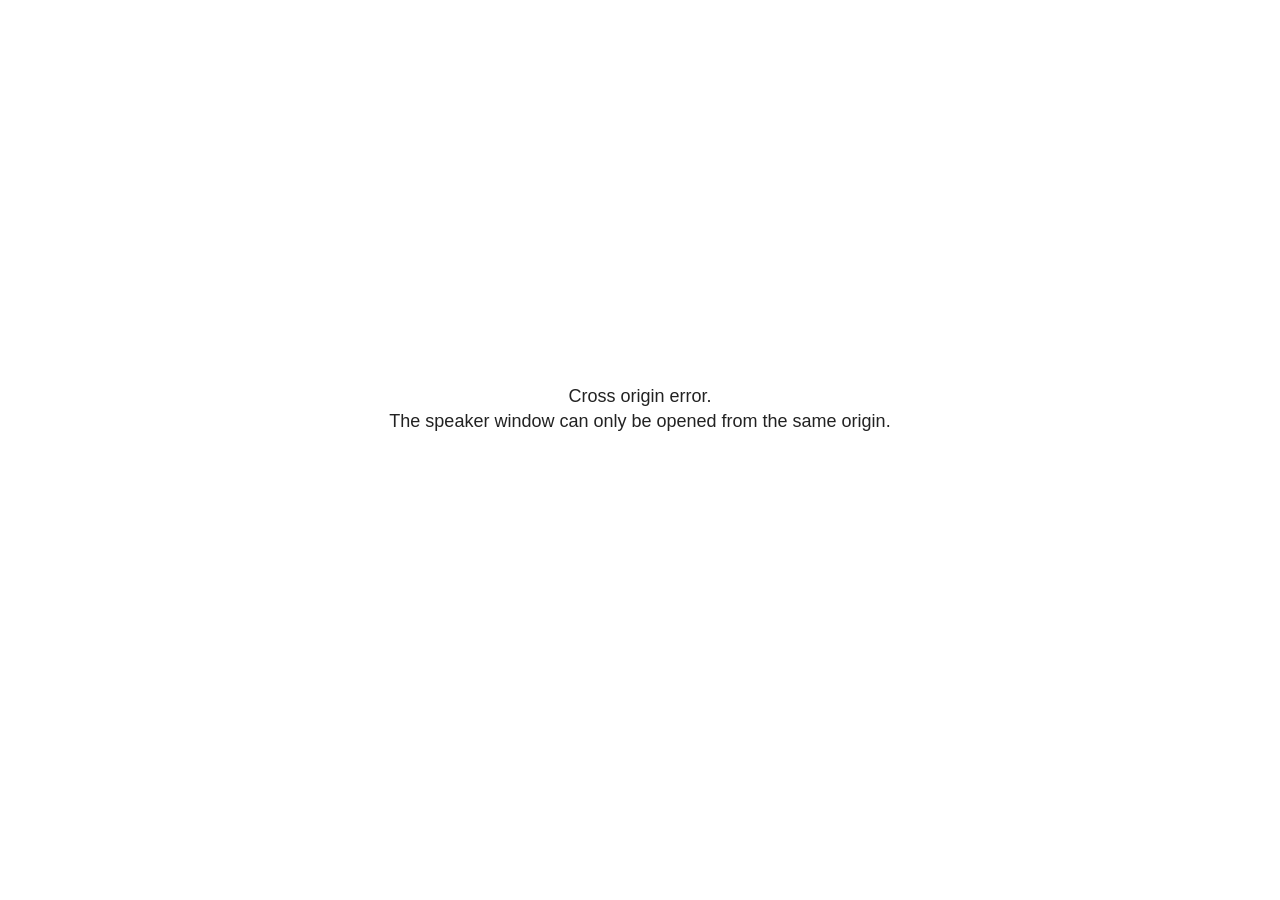
<file: docs/site_libs/revealjs/plugin/notes/speaker-view.html>
<!--
	NOTE: You need to build the notes plugin after making changes to this file.
-->
<html lang="en">
	<head>
		<meta charset="utf-8">

		<title>reveal.js - Speaker View</title>

		<style>
			body {
				font-family: Helvetica;
				font-size: 18px;
			}

			#current-slide,
			#upcoming-slide,
			#speaker-controls {
				padding: 6px;
				box-sizing: border-box;
				-moz-box-sizing: border-box;
			}

			#current-slide iframe,
			#upcoming-slide iframe {
				width: 100%;
				height: 100%;
				border: 1px solid #ddd;
			}

			#current-slide .label,
			#upcoming-slide .label {
				position: absolute;
				top: 10px;
				left: 10px;
				z-index: 2;
			}

			#connection-status {
				position: absolute;
				top: 0;
				left: 0;
				width: 100%;
				height: 100%;
				z-index: 20;
				padding: 30% 20% 20% 20%;
				font-size: 18px;
				color: #222;
				background: #fff;
				text-align: center;
				box-sizing: border-box;
				line-height: 1.4;
			}

			.overlay-element {
				height: 34px;
				line-height: 34px;
				padding: 0 10px;
				text-shadow: none;
				background: rgba( 220, 220, 220, 0.8 );
				color: #222;
				font-size: 14px;
			}

			.overlay-element.interactive:hover {
				background: rgba( 220, 220, 220, 1 );
			}

			#current-slide {
				position: absolute;
				width: 60%;
				height: 100%;
				top: 0;
				left: 0;
				padding-right: 0;
			}

			#upcoming-slide {
				position: absolute;
				width: 40%;
				height: 40%;
				right: 0;
				top: 0;
			}

			/* Speaker controls */
			#speaker-controls {
				position: absolute;
				top: 40%;
				right: 0;
				width: 40%;
				height: 60%;
				overflow: auto;
				font-size: 18px;
			}

				.speaker-controls-time.hidden,
				.speaker-controls-notes.hidden {
					display: none;
				}

				.speaker-controls-time .label,
				.speaker-controls-pace .label,
				.speaker-controls-notes .label {
					text-transform: uppercase;
					font-weight: normal;
					font-size: 0.66em;
					color: #666;
					margin: 0;
				}

				.speaker-controls-time, .speaker-controls-pace {
					border-bottom: 1px solid rgba( 200, 200, 200, 0.5 );
					margin-bottom: 10px;
					padding: 10px 16px;
					padding-bottom: 20px;
					cursor: pointer;
				}

				.speaker-controls-time .reset-button {
					opacity: 0;
					float: right;
					color: #666;
					text-decoration: none;
				}
				.speaker-controls-time:hover .reset-button {
					opacity: 1;
				}

				.speaker-controls-time .timer,
				.speaker-controls-time .clock {
					width: 50%;
				}

				.speaker-controls-time .timer,
				.speaker-controls-time .clock,
				.speaker-controls-time .pacing .hours-value,
				.speaker-controls-time .pacing .minutes-value,
				.speaker-controls-time .pacing .seconds-value {
					font-size: 1.9em;
				}

				.speaker-controls-time .timer {
					float: left;
				}

				.speaker-controls-time .clock {
					float: right;
					text-align: right;
				}

				.speaker-controls-time span.mute {
					opacity: 0.3;
				}

				.speaker-controls-time .pacing-title {
					margin-top: 5px;
				}

				.speaker-controls-time .pacing.ahead {
					color: blue;
				}

				.speaker-controls-time .pacing.on-track {
					color: green;
				}

				.speaker-controls-time .pacing.behind {
					color: red;
				}

				.speaker-controls-notes {
					padding: 10px 16px;
				}

				.speaker-controls-notes .value {
					margin-top: 5px;
					line-height: 1.4;
					font-size: 1.2em;
				}

			/* Layout selector */
			#speaker-layout {
				position: absolute;
				top: 10px;
				right: 10px;
				color: #222;
				z-index: 10;
			}
				#speaker-layout select {
					position: absolute;
					width: 100%;
					height: 100%;
					top: 0;
					left: 0;
					border: 0;
					box-shadow: 0;
					cursor: pointer;
					opacity: 0;

					font-size: 1em;
					background-color: transparent;

					-moz-appearance: none;
					-webkit-appearance: none;
					-webkit-tap-highlight-color: rgba(0, 0, 0, 0);
				}

				#speaker-layout select:focus {
					outline: none;
					box-shadow: none;
				}

			.clear {
				clear: both;
			}

			/* Speaker layout: Wide */
			body[data-speaker-layout="wide"] #current-slide,
			body[data-speaker-layout="wide"] #upcoming-slide {
				width: 50%;
				height: 45%;
				padding: 6px;
			}

			body[data-speaker-layout="wide"] #current-slide {
				top: 0;
				left: 0;
			}

			body[data-speaker-layout="wide"] #upcoming-slide {
				top: 0;
				left: 50%;
			}

			body[data-speaker-layout="wide"] #speaker-controls {
				top: 45%;
				left: 0;
				width: 100%;
				height: 50%;
				font-size: 1.25em;
			}

			/* Speaker layout: Tall */
			body[data-speaker-layout="tall"] #current-slide,
			body[data-speaker-layout="tall"] #upcoming-slide {
				width: 45%;
				height: 50%;
				padding: 6px;
			}

			body[data-speaker-layout="tall"] #current-slide {
				top: 0;
				left: 0;
			}

			body[data-speaker-layout="tall"] #upcoming-slide {
				top: 50%;
				left: 0;
			}

			body[data-speaker-layout="tall"] #speaker-controls {
				padding-top: 40px;
				top: 0;
				left: 45%;
				width: 55%;
				height: 100%;
				font-size: 1.25em;
			}

			/* Speaker layout: Notes only */
			body[data-speaker-layout="notes-only"] #current-slide,
			body[data-speaker-layout="notes-only"] #upcoming-slide {
				display: none;
			}

			body[data-speaker-layout="notes-only"] #speaker-controls {
				padding-top: 40px;
				top: 0;
				left: 0;
				width: 100%;
				height: 100%;
				font-size: 1.25em;
			}

			@media screen and (max-width: 1080px) {
				body[data-speaker-layout="default"] #speaker-controls {
					font-size: 16px;
				}
			}

			@media screen and (max-width: 900px) {
				body[data-speaker-layout="default"] #speaker-controls {
					font-size: 14px;
				}
			}

			@media screen and (max-width: 800px) {
				body[data-speaker-layout="default"] #speaker-controls {
					font-size: 12px;
				}
			}

		</style>
	</head>

	<body>

		<div id="connection-status">Loading speaker view...</div>

		<div id="current-slide"></div>
		<div id="upcoming-slide"><span class="overlay-element label">Upcoming</span></div>
		<div id="speaker-controls">
			<div class="speaker-controls-time">
				<h4 class="label">Time <span class="reset-button">Click to Reset</span></h4>
				<div class="clock">
					<span class="clock-value">0:00 AM</span>
				</div>
				<div class="timer">
					<span class="hours-value">00</span><span class="minutes-value">:00</span><span class="seconds-value">:00</span>
				</div>
				<div class="clear"></div>

				<h4 class="label pacing-title" style="display: none">Pacing – Time to finish current slide</h4>
				<div class="pacing" style="display: none">
					<span class="hours-value">00</span><span class="minutes-value">:00</span><span class="seconds-value">:00</span>
				</div>
			</div>

			<div class="speaker-controls-notes hidden">
				<h4 class="label">Notes</h4>
				<div class="value"></div>
			</div>
		</div>
		<div id="speaker-layout" class="overlay-element interactive">
			<span class="speaker-layout-label"></span>
			<select class="speaker-layout-dropdown"></select>
		</div>

		<script>

			(function() {

				var notes,
					notesValue,
					currentState,
					currentSlide,
					upcomingSlide,
					layoutLabel,
					layoutDropdown,
					pendingCalls = {},
					lastRevealApiCallId = 0,
					connected = false

				var connectionStatus = document.querySelector( '#connection-status' );

				var SPEAKER_LAYOUTS = {
					'default': 'Default',
					'wide': 'Wide',
					'tall': 'Tall',
					'notes-only': 'Notes only'
				};

				setupLayout();

				let openerOrigin;

				try {
					openerOrigin = window.opener.location.origin;
				}
				catch ( error ) { console.warn( error ) }

				// In order to prevent XSS, the speaker view will only run if its
				// opener has the same origin as itself
				if( window.location.origin !== openerOrigin ) {
					connectionStatus.innerHTML = 'Cross origin error.<br>The speaker window can only be opened from the same origin.';
					return;
				}

				var connectionTimeout = setTimeout( function() {
					connectionStatus.innerHTML = 'Error connecting to main window.<br>Please try closing and reopening the speaker view.';
				}, 5000 );

				window.addEventListener( 'message', function( event ) {

					// Validate the origin of all messages to avoid parsing messages
					// that aren't meant for us. Ignore when running off file:// so
					// that the speaker view continues to work without a web server.
					if( window.location.origin !== event.origin && window.location.origin !== 'file://' ) {
						return
					}

					clearTimeout( connectionTimeout );
					connectionStatus.style.display = 'none';

					var data = JSON.parse( event.data );

					// The overview mode is only useful to the reveal.js instance
					// where navigation occurs so we don't sync it
					if( data.state ) delete data.state.overview;

					// Messages sent by the notes plugin inside of the main window
					if( data && data.namespace === 'reveal-notes' ) {
						if( data.type === 'connect' ) {
							handleConnectMessage( data );
						}
						else if( data.type === 'state' ) {
							handleStateMessage( data );
						}
						else if( data.type === 'return' ) {
							pendingCalls[data.callId](data.result);
							delete pendingCalls[data.callId];
						}
					}
					// Messages sent by the reveal.js inside of the current slide preview
					else if( data && data.namespace === 'reveal' ) {
						if( /ready/.test( data.eventName ) ) {
							// Send a message back to notify that the handshake is complete
							window.opener.postMessage( JSON.stringify({ namespace: 'reveal-notes', type: 'connected'} ), '*' );
						}
						else if( /slidechanged|fragmentshown|fragmenthidden|paused|resumed/.test( data.eventName ) && currentState !== JSON.stringify( data.state ) ) {

							dispatchStateToMainWindow( data.state );

						}
					}

				} );

				/**
				 * Updates the presentation in the main window to match the state
				 * of the presentation in the notes window.
				 */
				const dispatchStateToMainWindow = debounce(( state ) => {
					window.opener.postMessage( JSON.stringify({ method: 'setState', args: [ state ]} ), '*' );
				}, 500);

				/**
				 * Asynchronously calls the Reveal.js API of the main frame.
				 */
				function callRevealApi( methodName, methodArguments, callback ) {

					var callId = ++lastRevealApiCallId;
					pendingCalls[callId] = callback;
					window.opener.postMessage( JSON.stringify( {
						namespace: 'reveal-notes',
						type: 'call',
						callId: callId,
						methodName: methodName,
						arguments: methodArguments
					} ), '*' );

				}

				/**
				 * Called when the main window is trying to establish a
				 * connection.
				 */
				function handleConnectMessage( data ) {

					if( connected === false ) {
						connected = true;

						setupIframes( data );
						setupKeyboard();
						setupNotes();
						setupTimer();
						setupHeartbeat();
					}

				}

				/**
				 * Called when the main window sends an updated state.
				 */
				function handleStateMessage( data ) {

					// Store the most recently set state to avoid circular loops
					// applying the same state
					currentState = JSON.stringify( data.state );

					// No need for updating the notes in case of fragment changes
					if ( data.notes ) {
						notes.classList.remove( 'hidden' );
						notesValue.style.whiteSpace = data.whitespace;
						if( data.markdown ) {
							notesValue.innerHTML = marked( data.notes );
						}
						else {
							notesValue.innerHTML = data.notes;
						}
					}
					else {
						notes.classList.add( 'hidden' );
					}

					// Update the note slides
					currentSlide.contentWindow.postMessage( JSON.stringify({ method: 'setState', args: [ data.state ] }), '*' );
					upcomingSlide.contentWindow.postMessage( JSON.stringify({ method: 'setState', args: [ data.state ] }), '*' );
					upcomingSlide.contentWindow.postMessage( JSON.stringify({ method: 'next' }), '*' );

				}

				// Limit to max one state update per X ms
				handleStateMessage = debounce( handleStateMessage, 200 );

				/**
				 * Forward keyboard events to the current slide window.
				 * This enables keyboard events to work even if focus
				 * isn't set on the current slide iframe.
				 *
				 * Block F5 default handling, it reloads and disconnects
				 * the speaker notes window.
				 */
				function setupKeyboard() {

					document.addEventListener( 'keydown', function( event ) {
						if( event.keyCode === 116 || ( event.metaKey && event.keyCode === 82 ) ) {
							event.preventDefault();
							return false;
						}
						currentSlide.contentWindow.postMessage( JSON.stringify({ method: 'triggerKey', args: [ event.keyCode ] }), '*' );
					} );

				}

				/**
				 * Creates the preview iframes.
				 */
				function setupIframes( data ) {

					var params = [
						'receiver',
						'progress=false',
						'history=false',
						'transition=none',
						'autoSlide=0',
						'backgroundTransition=none'
					].join( '&' );

					var urlSeparator = /\?/.test(data.url) ? '&' : '?';
					var hash = '#/' + data.state.indexh + '/' + data.state.indexv;
					var currentURL = data.url + urlSeparator + params + '&scrollActivationWidth=false&postMessageEvents=true' + hash;
					var upcomingURL = data.url + urlSeparator + params + '&scrollActivationWidth=false&controls=false' + hash;

					currentSlide = document.createElement( 'iframe' );
					currentSlide.setAttribute( 'width', 1280 );
					currentSlide.setAttribute( 'height', 1024 );
					currentSlide.setAttribute( 'src', currentURL );
					document.querySelector( '#current-slide' ).appendChild( currentSlide );

					upcomingSlide = document.createElement( 'iframe' );
					upcomingSlide.setAttribute( 'width', 640 );
					upcomingSlide.setAttribute( 'height', 512 );
					upcomingSlide.setAttribute( 'src', upcomingURL );
					document.querySelector( '#upcoming-slide' ).appendChild( upcomingSlide );

				}

				/**
				 * Setup the notes UI.
				 */
				function setupNotes() {

					notes = document.querySelector( '.speaker-controls-notes' );
					notesValue = document.querySelector( '.speaker-controls-notes .value' );

				}

				/**
				 * We send out a heartbeat at all times to ensure we can
				 * reconnect with the main presentation window after reloads.
				 */
				function setupHeartbeat() {

					setInterval( () => {
						window.opener.postMessage( JSON.stringify({ namespace: 'reveal-notes', type: 'heartbeat'} ), '*' );
					}, 1000 );

				}

				function getTimings( callback ) {

					callRevealApi( 'getSlidesAttributes', [], function ( slideAttributes ) {
						callRevealApi( 'getConfig', [], function ( config ) {
							var totalTime = config.totalTime;
							var minTimePerSlide = config.minimumTimePerSlide || 0;
							var defaultTiming = config.defaultTiming;
							if ((defaultTiming == null) && (totalTime == null)) {
								callback(null);
								return;
							}
							// Setting totalTime overrides defaultTiming
							if (totalTime) {
								defaultTiming = 0;
							}
							var timings = [];
							for ( var i in slideAttributes ) {
								var slide = slideAttributes[ i ];
								var timing = defaultTiming;
								if( slide.hasOwnProperty( 'data-timing' )) {
									var t = slide[ 'data-timing' ];
									timing = parseInt(t);
									if( isNaN(timing) ) {
										console.warn("Could not parse timing '" + t + "' of slide " + i + "; using default of " + defaultTiming);
										timing = defaultTiming;
									}
								}
								timings.push(timing);
							}
							if ( totalTime ) {
								// After we've allocated time to individual slides, we summarize it and
								// subtract it from the total time
								var remainingTime = totalTime - timings.reduce( function(a, b) { return a + b; }, 0 );
								// The remaining time is divided by the number of slides that have 0 seconds
								// allocated at the moment, giving the average time-per-slide on the remaining slides
								var remainingSlides = (timings.filter( function(x) { return x == 0 }) ).length
								var timePerSlide = Math.round( remainingTime / remainingSlides, 0 )
								// And now we replace every zero-value timing with that average
								timings = timings.map( function(x) { return (x==0 ? timePerSlide : x) } );
							}
							var slidesUnderMinimum = timings.filter( function(x) { return (x < minTimePerSlide) } ).length
							if ( slidesUnderMinimum ) {
								message = "The pacing time for " + slidesUnderMinimum + " slide(s) is under the configured minimum of " + minTimePerSlide + " seconds. Check the data-timing attribute on individual slides, or consider increasing the totalTime or minimumTimePerSlide configuration options (or removing some slides).";
								alert(message);
							}
							callback( timings );
						} );
					} );

				}

				/**
				 * Return the number of seconds allocated for presenting
				 * all slides up to and including this one.
				 */
				function getTimeAllocated( timings, callback ) {

					callRevealApi( 'getSlidePastCount', [], function ( currentSlide ) {
						var allocated = 0;
						for (var i in timings.slice(0, currentSlide + 1)) {
							allocated += timings[i];
						}
						callback( allocated );
					} );

				}

				/**
				 * Create the timer and clock and start updating them
				 * at an interval.
				 */
				function setupTimer() {

					var start = new Date(),
					timeEl = document.querySelector( '.speaker-controls-time' ),
					clockEl = timeEl.querySelector( '.clock-value' ),
					hoursEl = timeEl.querySelector( '.hours-value' ),
					minutesEl = timeEl.querySelector( '.minutes-value' ),
					secondsEl = timeEl.querySelector( '.seconds-value' ),
					pacingTitleEl = timeEl.querySelector( '.pacing-title' ),
					pacingEl = timeEl.querySelector( '.pacing' ),
					pacingHoursEl = pacingEl.querySelector( '.hours-value' ),
					pacingMinutesEl = pacingEl.querySelector( '.minutes-value' ),
					pacingSecondsEl = pacingEl.querySelector( '.seconds-value' );

					var timings = null;
					getTimings( function ( _timings ) {

						timings = _timings;
						if (_timings !== null) {
							pacingTitleEl.style.removeProperty('display');
							pacingEl.style.removeProperty('display');
						}

						// Update once directly
						_updateTimer();

						// Then update every second
						setInterval( _updateTimer, 1000 );

					} );


					function _resetTimer() {

						if (timings == null) {
							start = new Date();
							_updateTimer();
						}
						else {
							// Reset timer to beginning of current slide
							getTimeAllocated( timings, function ( slideEndTimingSeconds ) {
								var slideEndTiming = slideEndTimingSeconds * 1000;
								callRevealApi( 'getSlidePastCount', [], function ( currentSlide ) {
									var currentSlideTiming = timings[currentSlide] * 1000;
									var previousSlidesTiming = slideEndTiming - currentSlideTiming;
									var now = new Date();
									start = new Date(now.getTime() - previousSlidesTiming);
									_updateTimer();
								} );
							} );
						}

					}

					timeEl.addEventListener( 'click', function() {
						_resetTimer();
						return false;
					} );

					function _displayTime( hrEl, minEl, secEl, time) {

						var sign = Math.sign(time) == -1 ? "-" : "";
						time = Math.abs(Math.round(time / 1000));
						var seconds = time % 60;
						var minutes = Math.floor( time / 60 ) % 60 ;
						var hours = Math.floor( time / ( 60 * 60 )) ;
						hrEl.innerHTML = sign + zeroPadInteger( hours );
						if (hours == 0) {
							hrEl.classList.add( 'mute' );
						}
						else {
							hrEl.classList.remove( 'mute' );
						}
						minEl.innerHTML = ':' + zeroPadInteger( minutes );
						if (hours == 0 && minutes == 0) {
							minEl.classList.add( 'mute' );
						}
						else {
							minEl.classList.remove( 'mute' );
						}
						secEl.innerHTML = ':' + zeroPadInteger( seconds );
					}

					function _updateTimer() {

						var diff, hours, minutes, seconds,
						now = new Date();

						diff = now.getTime() - start.getTime();

						clockEl.innerHTML = now.toLocaleTimeString( 'en-US', { hour12: true, hour: '2-digit', minute:'2-digit' } );
						_displayTime( hoursEl, minutesEl, secondsEl, diff );
						if (timings !== null) {
							_updatePacing(diff);
						}

					}

					function _updatePacing(diff) {

						getTimeAllocated( timings, function ( slideEndTimingSeconds ) {
							var slideEndTiming = slideEndTimingSeconds * 1000;

							callRevealApi( 'getSlidePastCount', [], function ( currentSlide ) {
								var currentSlideTiming = timings[currentSlide] * 1000;
								var timeLeftCurrentSlide = slideEndTiming - diff;
								if (timeLeftCurrentSlide < 0) {
									pacingEl.className = 'pacing behind';
								}
								else if (timeLeftCurrentSlide < currentSlideTiming) {
									pacingEl.className = 'pacing on-track';
								}
								else {
									pacingEl.className = 'pacing ahead';
								}
								_displayTime( pacingHoursEl, pacingMinutesEl, pacingSecondsEl, timeLeftCurrentSlide );
							} );
						} );
					}

				}

				/**
				 * Sets up the speaker view layout and layout selector.
				 */
				function setupLayout() {

					layoutDropdown = document.querySelector( '.speaker-layout-dropdown' );
					layoutLabel = document.querySelector( '.speaker-layout-label' );

					// Render the list of available layouts
					for( var id in SPEAKER_LAYOUTS ) {
						var option = document.createElement( 'option' );
						option.setAttribute( 'value', id );
						option.textContent = SPEAKER_LAYOUTS[ id ];
						layoutDropdown.appendChild( option );
					}

					// Monitor the dropdown for changes
					layoutDropdown.addEventListener( 'change', function( event ) {

						setLayout( layoutDropdown.value );

					}, false );

					// Restore any currently persisted layout
					setLayout( getLayout() );

				}

				/**
				 * Sets a new speaker view layout. The layout is persisted
				 * in local storage.
				 */
				function setLayout( value ) {

					var title = SPEAKER_LAYOUTS[ value ];

					layoutLabel.innerHTML = 'Layout' + ( title ? ( ': ' + title ) : '' );
					layoutDropdown.value = value;

					document.body.setAttribute( 'data-speaker-layout', value );

					// Persist locally
					if( supportsLocalStorage() ) {
						window.localStorage.setItem( 'reveal-speaker-layout', value );
					}

				}

				/**
				 * Returns the ID of the most recently set speaker layout
				 * or our default layout if none has been set.
				 */
				function getLayout() {

					if( supportsLocalStorage() ) {
						var layout = window.localStorage.getItem( 'reveal-speaker-layout' );
						if( layout ) {
							return layout;
						}
					}

					// Default to the first record in the layouts hash
					for( var id in SPEAKER_LAYOUTS ) {
						return id;
					}

				}

				function supportsLocalStorage() {

					try {
						localStorage.setItem('test', 'test');
						localStorage.removeItem('test');
						return true;
					}
					catch( e ) {
						return false;
					}

				}

				function zeroPadInteger( num ) {

					var str = '00' + parseInt( num );
					return str.substring( str.length - 2 );

				}

				/**
				 * Limits the frequency at which a function can be called.
				 */
				function debounce( fn, ms ) {

					var lastTime = 0,
						timeout;

					return function() {

						var args = arguments;
						var context = this;

						clearTimeout( timeout );

						var timeSinceLastCall = Date.now() - lastTime;
						if( timeSinceLastCall > ms ) {
							fn.apply( context, args );
							lastTime = Date.now();
						}
						else {
							timeout = setTimeout( function() {
								fn.apply( context, args );
								lastTime = Date.now();
							}, ms - timeSinceLastCall );
						}

					}

				}

			})();

		</script>
	</body>
</html>
</file>
<file: docs/site_libs/quarto-html/tippy.css>
.tippy-box[data-animation=fade][data-state=hidden]{opacity:0}[data-tippy-root]{max-width:calc(100vw - 10px)}.tippy-box{position:relative;background-color:#333;color:#fff;border-radius:4px;font-size:14px;line-height:1.4;white-space:normal;outline:0;transition-property:transform,visibility,opacity}.tippy-box[data-placement^=top]>.tippy-arrow{bottom:0}.tippy-box[data-placement^=top]>.tippy-arrow:before{bottom:-7px;left:0;border-width:8px 8px 0;border-top-color:initial;transform-origin:center top}.tippy-box[data-placement^=bottom]>.tippy-arrow{top:0}.tippy-box[data-placement^=bottom]>.tippy-arrow:before{top:-7px;left:0;border-width:0 8px 8px;border-bottom-color:initial;transform-origin:center bottom}.tippy-box[data-placement^=left]>.tippy-arrow{right:0}.tippy-box[data-placement^=left]>.tippy-arrow:before{border-width:8px 0 8px 8px;border-left-color:initial;right:-7px;transform-origin:center left}.tippy-box[data-placement^=right]>.tippy-arrow{left:0}.tippy-box[data-placement^=right]>.tippy-arrow:before{left:-7px;border-width:8px 8px 8px 0;border-right-color:initial;transform-origin:center right}.tippy-box[data-inertia][data-state=visible]{transition-timing-function:cubic-bezier(.54,1.5,.38,1.11)}.tippy-arrow{width:16px;height:16px;color:#333}.tippy-arrow:before{content:"";position:absolute;border-color:transparent;border-style:solid}.tippy-content{position:relative;padding:5px 9px;z-index:1}
</file>
<file: docs/site_libs/quarto-html/quarto-syntax-highlighting-dark-bdb3b3494d1ea22fd317b6529d20d0a8.css>
/* quarto syntax highlight colors */
:root {
  --quarto-hl-al-color: #f07178;
  --quarto-hl-an-color: #d4d0ab;
  --quarto-hl-at-color: #00e0e0;
  --quarto-hl-bn-color: #d4d0ab;
  --quarto-hl-bu-color: #abe338;
  --quarto-hl-ch-color: #abe338;
  --quarto-hl-co-color: #f8f8f2;
  --quarto-hl-cv-color: #ffd700;
  --quarto-hl-cn-color: #ffd700;
  --quarto-hl-cf-color: #ffa07a;
  --quarto-hl-dt-color: #ffa07a;
  --quarto-hl-dv-color: #d4d0ab;
  --quarto-hl-do-color: #f8f8f2;
  --quarto-hl-er-color: #f07178;
  --quarto-hl-ex-color: #00e0e0;
  --quarto-hl-fl-color: #d4d0ab;
  --quarto-hl-fu-color: #ffa07a;
  --quarto-hl-im-color: #abe338;
  --quarto-hl-in-color: #d4d0ab;
  --quarto-hl-kw-color: #ffa07a;
  --quarto-hl-op-color: #ffa07a;
  --quarto-hl-ot-color: #00e0e0;
  --quarto-hl-pp-color: #dcc6e0;
  --quarto-hl-re-color: #00e0e0;
  --quarto-hl-sc-color: #abe338;
  --quarto-hl-ss-color: #abe338;
  --quarto-hl-st-color: #abe338;
  --quarto-hl-va-color: #00e0e0;
  --quarto-hl-vs-color: #abe338;
  --quarto-hl-wa-color: #dcc6e0;
}

/* other quarto variables */
:root {
  --quarto-font-monospace: "JetBrains Mono", ui-monospace, Menlo, Consolas, monospace;
}

/* syntax highlight based on Pandoc's rules */
pre > code.sourceCode > span {
  color: #f8f8f2;
}

code.sourceCode > span {
  color: #f8f8f2;
}

div.sourceCode,
div.sourceCode pre.sourceCode {
  color: #f8f8f2;
}

/* Normal */
code span {
  color: #f8f8f2;
}

/* Alert */
code span.al {
  color: #f07178;
}

/* Annotation */
code span.an {
  color: #d4d0ab;
}

/* Attribute */
code span.at {
  color: #00e0e0;
}

/* BaseN */
code span.bn {
  color: #d4d0ab;
}

/* BuiltIn */
code span.bu {
  color: #abe338;
}

/* ControlFlow */
code span.cf {
  font-weight: bold;
  color: #ffa07a;
}

/* Char */
code span.ch {
  color: #abe338;
}

/* Constant */
code span.cn {
  color: #ffd700;
}

/* Comment */
code span.co {
  font-style: italic;
  color: #f8f8f2;
}

/* CommentVar */
code span.cv {
  color: #ffd700;
}

/* Documentation */
code span.do {
  color: #f8f8f2;
}

/* DataType */
code span.dt {
  color: #ffa07a;
}

/* DecVal */
code span.dv {
  color: #d4d0ab;
}

/* Error */
code span.er {
  color: #f07178;
  text-decoration: underline;
}

/* Extension */
code span.ex {
  font-weight: bold;
  color: #00e0e0;
}

/* Float */
code span.fl {
  color: #d4d0ab;
}

/* Function */
code span.fu {
  color: #ffa07a;
}

/* Import */
code span.im {
  color: #abe338;
}

/* Information */
code span.in {
  color: #d4d0ab;
}

/* Keyword */
code span.kw {
  font-weight: bold;
  color: #ffa07a;
}

/* Operator */
code span.op {
  color: #ffa07a;
}

/* Other */
code span.ot {
  color: #00e0e0;
}

/* Preprocessor */
code span.pp {
  color: #dcc6e0;
}

/* RegionMarker */
code span.re {
  background-color: #f8f8f2;
  color: #00e0e0;
}

/* SpecialChar */
code span.sc {
  color: #abe338;
}

/* SpecialString */
code span.ss {
  color: #abe338;
}

/* String */
code span.st {
  color: #abe338;
}

/* Variable */
code span.va {
  color: #00e0e0;
}

/* VerbatimString */
code span.vs {
  color: #abe338;
}

/* Warning */
code span.wa {
  color: #dcc6e0;
}

.prevent-inlining {
  content: "</";
}

/*# sourceMappingURL=70a27bba181068df1e6475a9a92f2bab.css.map */
</file>
